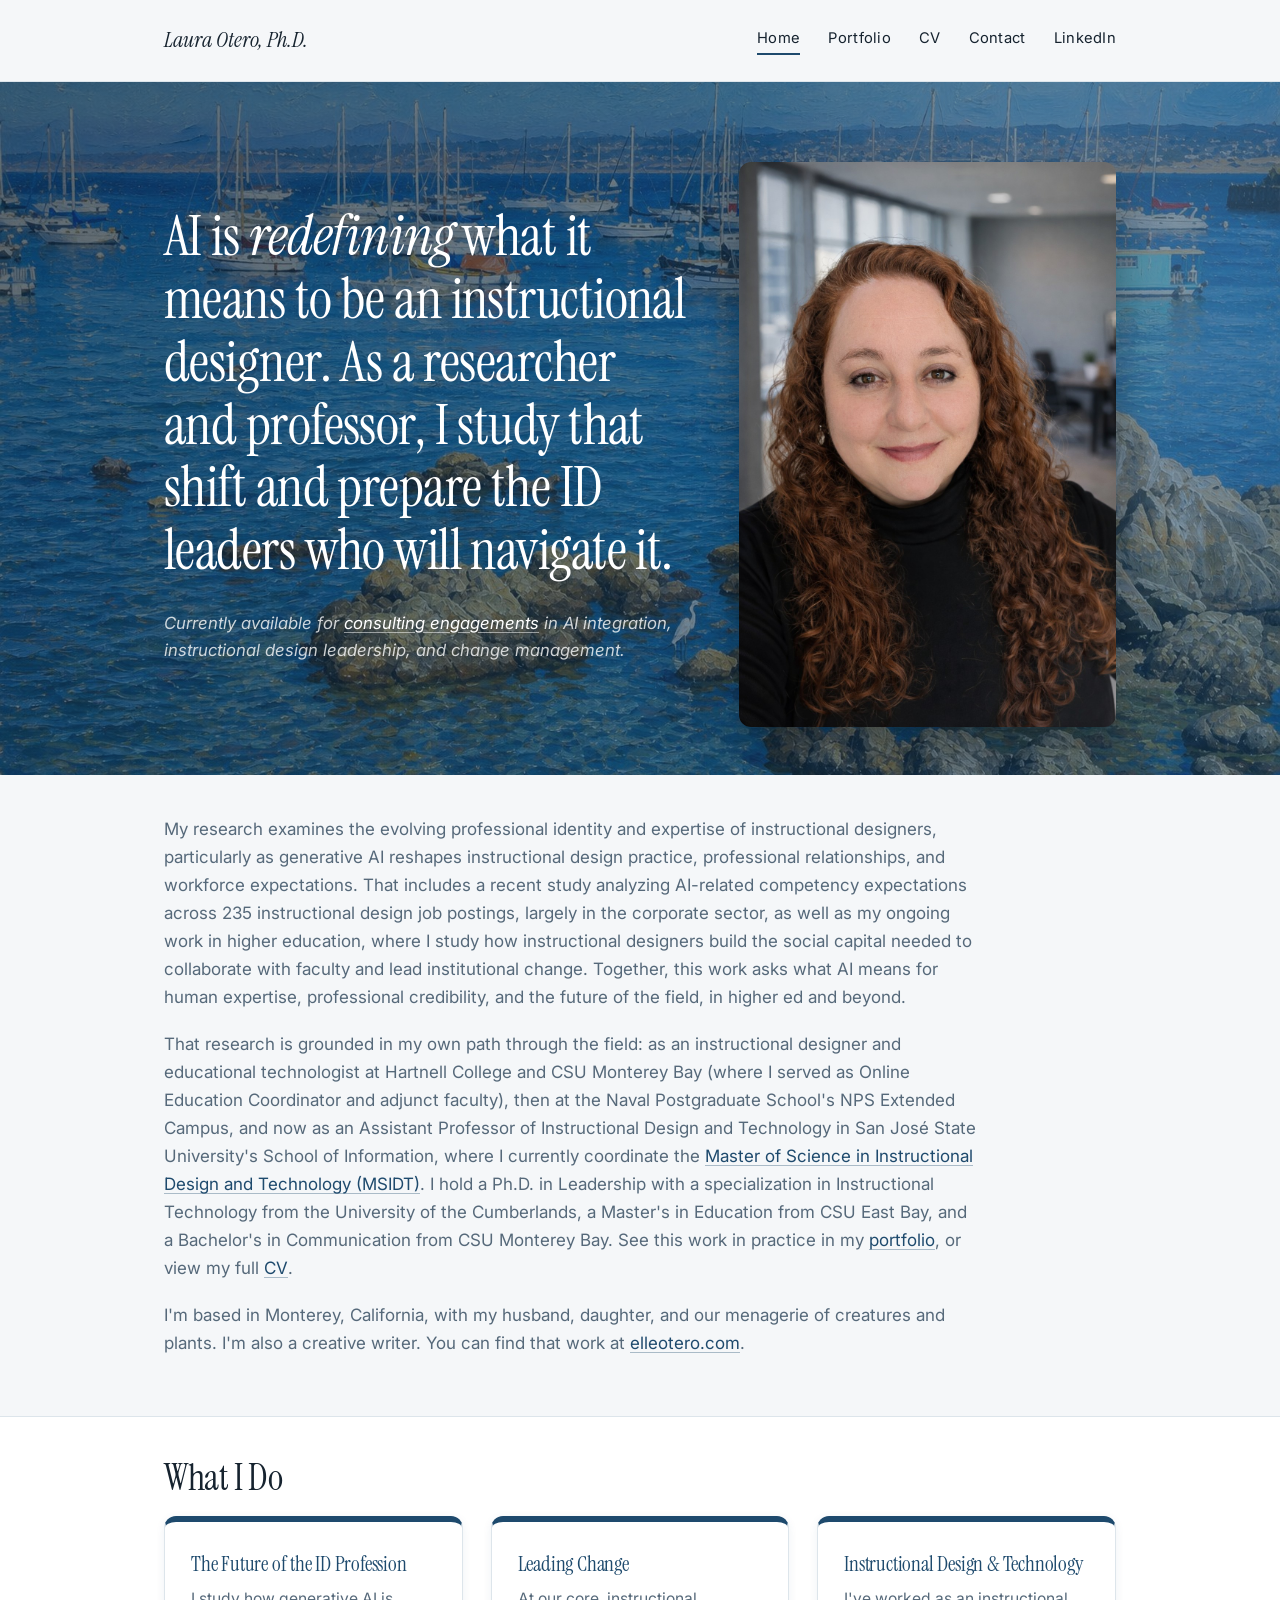
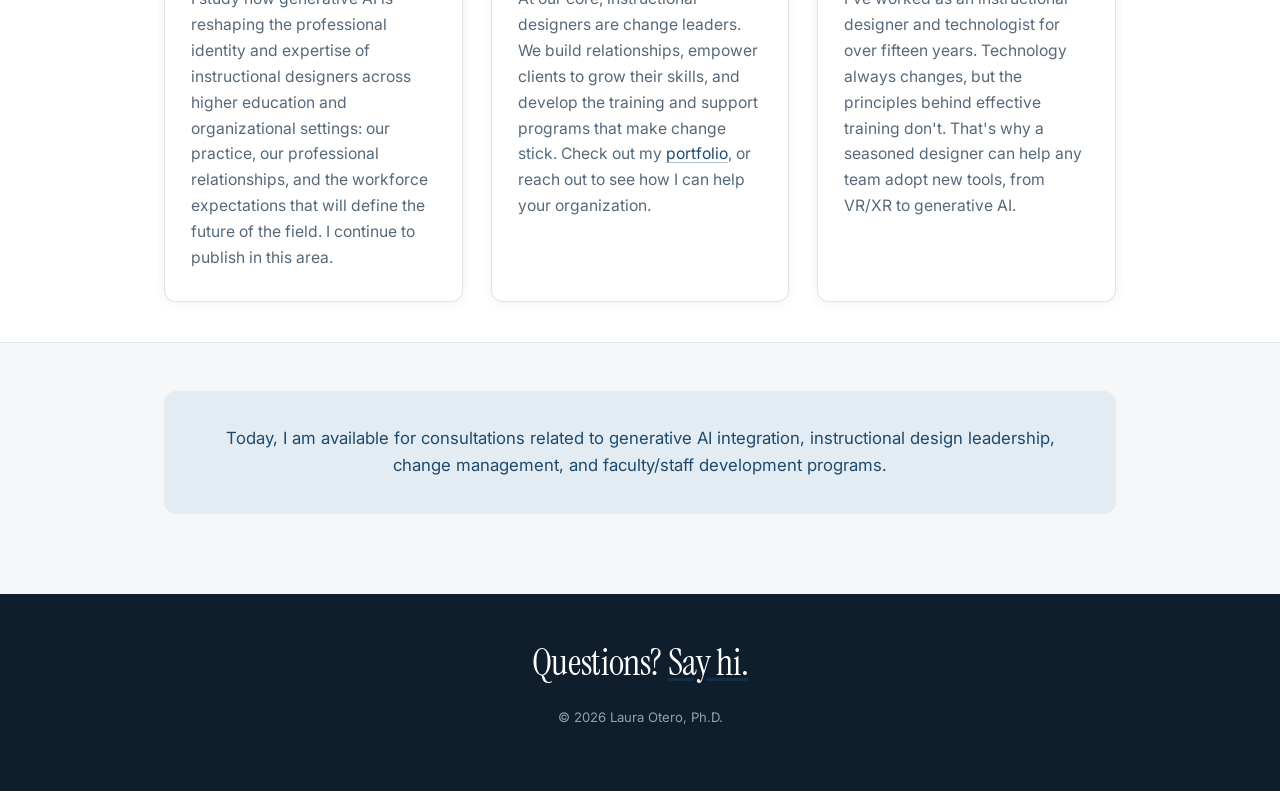
<file: index.html>
<!DOCTYPE html>
<html lang="en">
<head>
<meta charset="UTF-8">
<meta name="viewport" content="width=device-width, initial-scale=1.0">
<title>Laura Otero, Ph.D. | Instructional Design, AI & Leading Change in Higher Ed</title>
<meta name="description" content="Laura Otero, Ph.D. researches the evolving professional identity and expertise of instructional designers as generative AI reshapes instructional design practice, professional relationships, and workforce expectations, drawing on her experience as an instructional designer and now Assistant Professor at San José State University.">
<link rel="preconnect" href="https://fonts.googleapis.com">
<link rel="preconnect" href="https://fonts.gstatic.com" crossorigin>
<link href="https://fonts.googleapis.com/css2?family=Instrument+Serif:ital@0;1&family=Inter:wght@400;500;600;700&display=swap" rel="stylesheet">
<link rel="stylesheet" href="assets/style.css">
</head>
<body>

<a class="skip-link" href="#main-content">Skip to main content</a>

<header class="site-header">
  <div class="header-inner">
    <a class="brand" href="/">Laura Otero, Ph.D.</a>
    <button class="nav-toggle" aria-label="Toggle navigation" aria-expanded="false" aria-controls="main-nav" onclick="const n=document.getElementById('main-nav'); const open=n.classList.toggle('open'); this.setAttribute('aria-expanded', open);">&#9776;</button>
    <nav class="main-nav" id="main-nav">
      <a href="/" class="active">Home</a>
      <a href="portfolio.html">Portfolio</a>
      <a href="assets/laura-otero-cv.pdf" target="_blank" rel="noopener">CV<span class="visually-hidden"> (opens in new tab)</span></a>
      <a href="contact.html">Contact</a>
      <a class="icon-link" href="https://www.linkedin.com/in/lauralarkotero/" target="_blank" rel="noopener">LinkedIn<span class="visually-hidden"> (opens in new tab)</span></a>
    </nav>
  </div>
</header>

<main id="main-content">

<section class="hero home-hero">
  <div class="container hero-grid">
    <div>
      <h1>AI is <em>redefining</em> what it means to be an instructional designer. As a researcher and professor, I study that shift and prepare the ID leaders who will navigate it.</h1>
      <p class="available-note">Currently available for <a href="contact.html">consulting engagements</a> in AI integration, instructional design leadership, and change management.</p>
    </div>
    <div class="hero-photo">
      <img src="assets/laura-otero-headshot.jpg" alt="Laura Otero photo">
    </div>
  </div>
</section>

<section class="bio">
  <div class="container">
    <p>My research examines the evolving professional identity and expertise of instructional designers, particularly as generative AI reshapes instructional design practice, professional relationships, and workforce expectations. That includes a recent study analyzing AI-related competency expectations across 235 instructional design job postings, largely in the corporate sector, as well as my ongoing work in higher education, where I study how instructional designers build the social capital needed to collaborate with faculty and lead institutional change. Together, this work asks what AI means for human expertise, professional credibility, and the future of the field, in higher ed and beyond.</p>
    <p>That research is grounded in my own path through the field: as an instructional designer and educational technologist at Hartnell College and CSU Monterey Bay (where I served as Online Education Coordinator and adjunct faculty), then at the Naval Postgraduate School's NPS Extended Campus, and now as an Assistant Professor of Instructional Design and Technology in San José State University's School of Information, where I currently coordinate the <a href="https://ischool.sjsu.edu/master-science-instructional-design-and-technology" target="_blank" rel="noopener">Master of Science in Instructional Design and Technology (MSIDT)<span class="visually-hidden"> (opens in new tab)</span></a>. I hold a Ph.D. in Leadership with a specialization in Instructional Technology from the University of the Cumberlands, a Master's in Education from CSU East Bay, and a Bachelor's in Communication from CSU Monterey Bay. See this work in practice in my <a href="portfolio.html">portfolio</a>, or view my full <a href="assets/laura-otero-cv.pdf" target="_blank" rel="noopener">CV<span class="visually-hidden"> (opens in new tab)</span></a>.</p>
    <p>I'm based in Monterey, California, with my husband, daughter, and our menagerie of creatures and plants. I'm also a creative writer. You can find that work at <a href="https://www.elleotero.com/" target="_blank" rel="noopener">elleotero.com<span class="visually-hidden"> (opens in new tab)</span></a>.</p>
  </div>
</section>

<section class="tinted">
  <div class="container">
    <h2>What I Do</h2>
    <div class="pillars">
      <div class="pillar">
        <h3>The Future of the ID Profession</h3>
        <p>I study how generative AI is reshaping the professional identity and expertise of instructional designers across higher education and organizational settings: our practice, our professional relationships, and the workforce expectations that will define the future of the field. I continue to publish in this area.</p>
      </div>
      <div class="pillar">
        <h3>Leading Change</h3>
        <p>At our core, instructional designers are change leaders. We build relationships, empower clients to grow their skills, and develop the training and support programs that make change stick. Check out my <a href="portfolio.html">portfolio</a>, or reach out to see how I can help your organization.</p>
      </div>
      <div class="pillar">
        <h3>Instructional Design &amp; Technology</h3>
        <p>I've worked as an instructional designer and technologist for over fifteen years. Technology always changes, but the principles behind effective training don't. That's why a seasoned designer can help any team adopt new tools, from VR/XR to generative AI.</p>
      </div>
    </div>
  </div>
</section>

<section>
  <div class="container">
    <div class="closing-note">
      <p>Today, I am available for consultations related to generative AI integration, instructional design leadership, change management, and faculty/staff development programs.</p>
    </div>
  </div>
</section>

</main>

<footer class="site-footer">
  <div class="container">
    <h2>Questions? <a href="mailto:laura.lark.otero@gmail.com">Say hi.</a></h2>
    <p class="fine-print">&copy; <span id="year"></span> Laura Otero, Ph.D.</p>
  </div>
</footer>

<script>document.getElementById('year').textContent = new Date().getFullYear();</script>
<!-- Cloudflare Web Analytics --><script type='module' src='https://static.cloudflareinsights.com/beacon.min.js' data-cf-beacon='{"token": "09567472e05b4a48a7aeb1b3bc1d5070"}'></script><!-- End Cloudflare Web Analytics -->
</body>
</html>
</file>
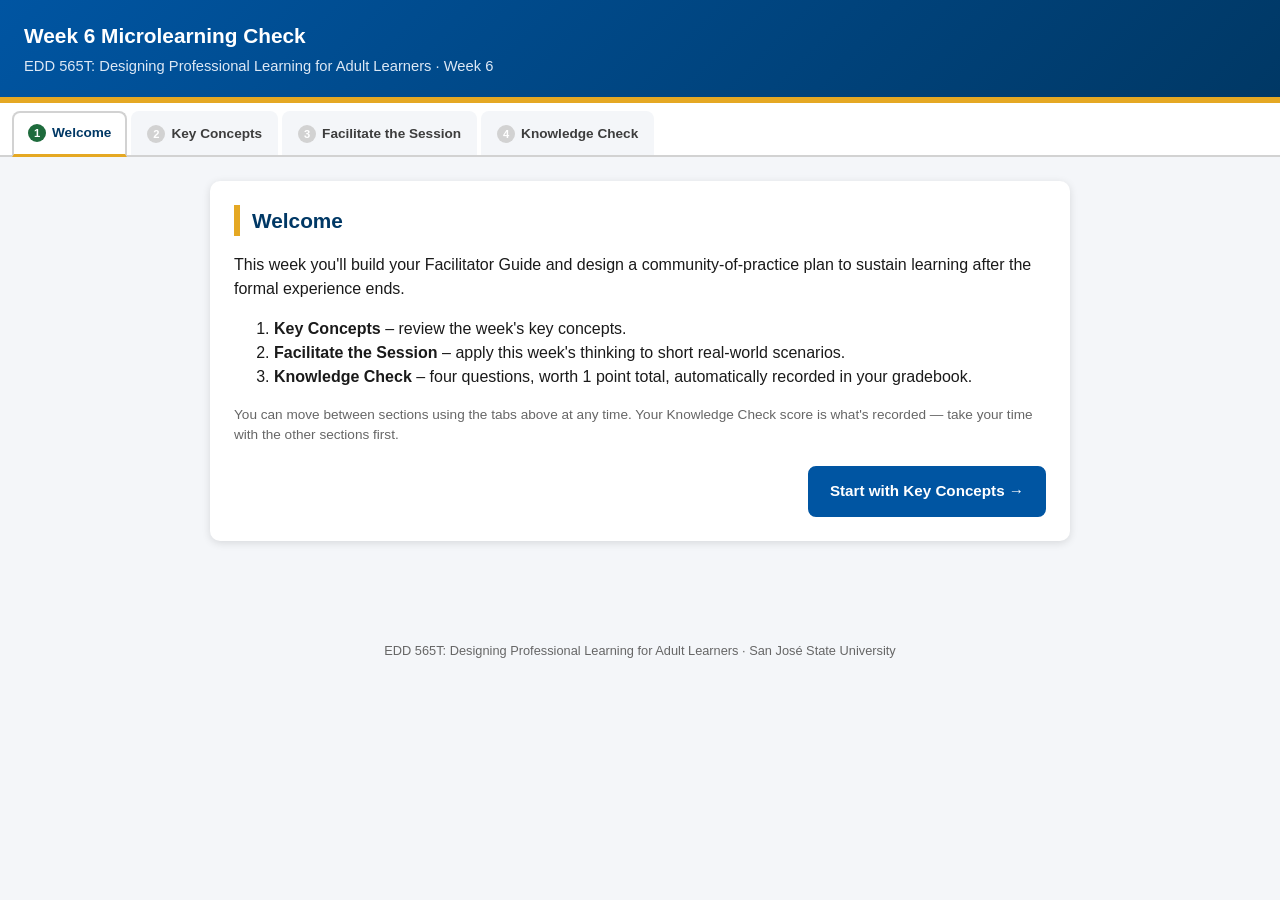
<file: lessons/edd565t/index.html>
<!DOCTYPE html>
<html lang="en">
<head>
<meta charset="UTF-8">
<meta name="viewport" content="width=device-width, initial-scale=1.0">
<title>Week 6 Microlearning Check</title>
<style>
  :root {
    --sjsu-blue: #0055A2;
    --sjsu-blue-dark: #003865;
    --sjsu-gold: #E5A823;
    --gray-900: #1a1a1a;
    --gray-700: #3d3d3d;
    --gray-500: #666666;
    --gray-300: #939597;
    --gray-200: #d2d2d2;
    --gray-100: #f4f6f9;
    --white: #ffffff;
    --green-700: #1e6b3c;
    --green-100: #e6f4ea;
    --red-700: #a3241e;
    --red-100: #fdecea;
    --amber-700: #7a5100;
    --amber-100: #fdf1d6;
    --blue-light-bg: #eef5fc;
    --focus-ring: 3px solid #2f6fb3;
    --radius: 10px;
    --shadow: 0 2px 8px rgba(0,0,0,0.12);
  }
  * { box-sizing: border-box; }
  html, body {
    margin: 0; padding: 0;
    font-family: "Segoe UI", Roboto, "Helvetica Neue", Arial, sans-serif;
    color: var(--gray-900); background: var(--gray-100); line-height: 1.5;
  }
  a { color: var(--sjsu-blue-dark); }
  .skip-link { position: absolute; left: -9999px; top: 0; background: var(--white); color: var(--sjsu-blue-dark); padding: 10px 16px; z-index: 1000; border-radius: 0 0 8px 0; font-weight: 600; }
  .skip-link:focus { left: 0; }
  header.app-header { background: linear-gradient(135deg, var(--sjsu-blue) 0%, var(--sjsu-blue-dark) 100%); color: var(--white); padding: 20px 24px; border-bottom: 6px solid var(--sjsu-gold); }
  header.app-header h1 { margin: 0 0 4px 0; font-size: 1.3rem; }
  header.app-header p { margin: 0; font-size: 0.92rem; color: #dce8f5; }
  nav.tabs { display: flex; flex-wrap: wrap; gap: 4px; background: var(--white); padding: 8px 12px 0 12px; border-bottom: 2px solid var(--gray-200); position: sticky; top: 0; z-index: 50; }
  nav.tabs button[role="tab"] { font: inherit; font-weight: 600; font-size: 0.85rem; background: var(--gray-100); color: var(--gray-700); border: 2px solid transparent; border-bottom: none; padding: 10px 14px; border-radius: 8px 8px 0 0; cursor: pointer; display: flex; align-items: center; gap: 6px; }
  nav.tabs button[role="tab"][aria-selected="true"] { background: var(--white); color: var(--sjsu-blue-dark); border-color: var(--gray-200); border-bottom: 3px solid var(--sjsu-gold); margin-bottom: -2px; }
  nav.tabs button[role="tab"]:focus-visible, button:focus-visible, a:focus-visible, [tabindex]:focus-visible { outline: var(--focus-ring); outline-offset: 2px; }
  .tab-check { display: inline-flex; align-items: center; justify-content: center; width: 18px; height: 18px; border-radius: 50%; background: var(--gray-200); color: var(--white); font-size: 0.7rem; flex-shrink: 0; }
  .tab-check.done { background: var(--green-700); }
  main { max-width: 900px; margin: 0 auto; padding: 24px 20px 60px 20px; }
  .panel { display: none; }
  .panel.active { display: block; animation: fadein .2s ease-in; }
  @keyframes fadein { from { opacity: 0; } to { opacity: 1; } }
  .card-block { background: var(--white); border-radius: var(--radius); box-shadow: var(--shadow); padding: 24px; margin-bottom: 20px; }
  h2.panel-title { color: var(--sjsu-blue-dark); margin-top: 0; font-size: 1.3rem; border-left: 6px solid var(--sjsu-gold); padding-left: 12px; }
  .btn { font: inherit; font-weight: 600; font-size: 0.95rem; border-radius: 8px; padding: 12px 20px; border: 2px solid var(--sjsu-blue); background: var(--sjsu-blue); color: var(--white); cursor: pointer; }
  .btn:hover { background: var(--sjsu-blue-dark); border-color: var(--sjsu-blue-dark); }
  .btn.secondary { background: var(--white); color: var(--sjsu-blue-dark); }
  .btn.secondary:hover { background: var(--gray-100); }
  .btn:disabled { opacity: 0.5; cursor: not-allowed; }
  .nav-buttons { display: flex; justify-content: space-between; margin-top: 20px; gap: 10px; flex-wrap: wrap; }
  .progress-note { font-size: 0.85rem; color: var(--gray-500); margin-top: 4px; }

  /* Flashcards (accordion mechanic) */
  .accordion-item { border: 2px solid var(--gray-200); border-radius: 8px; margin-bottom: 10px; overflow: hidden; }
  .accordion-trigger { width: 100%; text-align: left; font: inherit; font-weight: 700; color: var(--sjsu-blue-dark); background: var(--gray-100); border: none; padding: 14px 16px; cursor: pointer; display: flex; justify-content: space-between; align-items: center; }
  .accordion-trigger .chevron { transition: transform .15s ease; }
  .accordion-trigger[aria-expanded="true"] .chevron { transform: rotate(90deg); }
  .accordion-panel { padding: 0 16px; max-height: 0; overflow: hidden; transition: max-height .2s ease, padding .2s ease; }
  .accordion-panel.open { padding: 14px 16px; max-height: 400px; }

  /* Classify activity */
  .classify-item { background: var(--white); border: 2px solid var(--gray-200); border-radius: var(--radius); padding: 16px 18px; margin-bottom: 14px; }
  .classify-text { font-weight: 600; margin: 0 0 10px 0; }
  .classify-btns { display: flex; gap: 10px; flex-wrap: wrap; }
  .classify-btn { font: inherit; font-weight: 600; font-size: 0.9rem; background: var(--white); border: 2px solid var(--sjsu-blue); color: var(--sjsu-blue-dark); border-radius: 999px; padding: 8px 16px; cursor: pointer; }
  .classify-btn:hover:not(:disabled) { background: var(--blue-light-bg); }
  .classify-btn:disabled { cursor: default; }
  .classify-btn.chosen-correct { background: var(--green-700); border-color: var(--green-700); color: var(--white); }
  .classify-btn.chosen-incorrect { background: var(--red-700); border-color: var(--red-700); color: var(--white); }
  .classify-btn.reveal-correct { background: var(--green-100); border-color: var(--green-700); color: var(--green-700); }
  .classify-feedback { margin-top: 10px; padding: 10px 14px; border-radius: 8px; font-size: 0.9rem; }
  .classify-feedback.good { background: var(--green-100); color: var(--green-700); border: 2px solid var(--green-700); }
  .classify-feedback.bad { background: var(--red-100); color: var(--red-700); border: 2px solid var(--red-700); }

  /* Branching scenario activity */
  .branch-scene-text { font-size: 1rem; margin-bottom: 16px; }
  .branch-choices { display: flex; flex-direction: column; gap: 10px; margin-bottom: 14px; }
  .branch-choice-btn { font: inherit; text-align: left; font-weight: 600; font-size: 0.95rem; background: var(--white); border: 2px solid var(--sjsu-blue); color: var(--sjsu-blue-dark); border-radius: var(--radius); padding: 12px 16px; cursor: pointer; }
  .branch-choice-btn:hover:not(:disabled) { background: var(--blue-light-bg); }
  .branch-choice-btn:disabled { cursor: default; opacity: 0.65; }
  .branch-choice-btn.chosen { border-color: var(--sjsu-blue-dark); background: var(--blue-light-bg); opacity: 1; font-weight: 700; }
  .branch-feedback { margin: 0 0 14px 0; padding: 12px 16px; border-radius: 8px; font-size: 0.92rem; background: var(--gray-100); border: 2px solid var(--gray-300); color: var(--gray-900); }
  .branch-ending-banner { padding: 14px 18px; border-radius: var(--radius); font-weight: 700; margin-bottom: 14px; }
  .branch-ending-banner.strong { background: var(--green-100); color: var(--green-700); border: 2px solid var(--green-700); }
  .branch-ending-banner.growth { background: var(--amber-100); color: var(--amber-700); border: 2px solid var(--amber-700); }

  /* Simulation activity */
  .sim-round-label { font-weight: 700; color: var(--sjsu-blue-dark); margin: 0 0 6px 0; font-size: 0.85rem; text-transform: uppercase; letter-spacing: 0.03em; }
  .sim-prompt { font-size: 1rem; margin-bottom: 14px; }
  .sim-options { display: flex; flex-direction: column; gap: 10px; margin-bottom: 14px; }
  .sim-option-btn { font: inherit; text-align: left; font-weight: 600; font-size: 0.95rem; background: var(--white); border: 2px solid var(--sjsu-blue); color: var(--sjsu-blue-dark); border-radius: var(--radius); padding: 12px 16px; cursor: pointer; }
  .sim-option-btn:hover:not(:disabled) { background: var(--blue-light-bg); }
  .sim-option-btn:disabled { cursor: default; opacity: 0.65; }
  .sim-option-btn.chosen { border-color: var(--sjsu-blue-dark); background: var(--blue-light-bg); opacity: 1; font-weight: 700; }
  .sim-output-block { padding: 14px 16px; border-radius: var(--radius); margin-bottom: 10px; background: var(--gray-100); border: 2px solid var(--gray-300); }
  .sim-output-text { margin: 0 0 8px 0; }
  .tier-chip { display: inline-block; font-size: 0.78rem; font-weight: 700; padding: 3px 10px; border-radius: 999px; margin-bottom: 8px; }
  .tier-chip.strong { background: var(--green-100); color: var(--green-700); border: 1px solid var(--green-700); }
  .tier-chip.weak { background: var(--red-100); color: var(--red-700); border: 1px solid var(--red-700); }
  .tier-chip.partial { background: var(--amber-100); color: var(--amber-700); border: 1px solid var(--amber-700); }

  /* Quiz */
  .quiz-opt-btn { display: block; width: 100%; text-align: left; font: inherit; font-size: 0.98rem; background: var(--gray-100); border: 2px solid var(--gray-200); border-radius: 8px; padding: 12px 16px; margin-bottom: 10px; cursor: pointer; }
  .quiz-opt-btn:hover:not(:disabled) { border-color: var(--sjsu-blue); }
  .quiz-opt-btn:disabled { cursor: default; }
  .quiz-opt-btn.correct { background: var(--green-100); border-color: var(--green-700); color: var(--green-700); font-weight: 700; }
  .quiz-opt-btn.incorrect { background: var(--red-100); border-color: var(--red-700); color: var(--red-700); font-weight: 700; }
  .quiz-feedback { border-radius: var(--radius); padding: 14px 18px; margin: 12px 0 4px 0; font-size: 0.95rem; }
  .quiz-feedback.good { background: var(--green-100); color: var(--green-700); border: 2px solid var(--green-700); }
  .quiz-feedback.bad { background: var(--red-100); color: var(--red-700); border: 2px solid var(--red-700); }
  .result-banner { border-radius: var(--radius); padding: 20px; font-size: 1.05rem; font-weight: 600; margin-bottom: 16px; }
  .result-banner.pass { background: var(--green-100); color: var(--green-700); border: 2px solid var(--green-700); }
  .result-banner.retry { background: var(--red-100); color: var(--red-700); border: 2px solid var(--red-700); }
  footer.app-footer { text-align: center; font-size: 0.8rem; color: var(--gray-500); padding: 20px; }
</style>
</head>
<body>
<a class="skip-link" href="#main-content">Skip to main content</a>

<header class="app-header">
  <h1>Week 6 Microlearning Check</h1>
  <p>EDD 565T: Designing Professional Learning for Adult Learners &middot; Week 6</p>
</header>

<div role="navigation" aria-label="Microlearning sections">
<nav class="tabs" role="tablist" aria-label="Microlearning sections">
  <button role="tab" id="tab-welcome" aria-controls="panel-welcome" aria-selected="true" data-panel="welcome">
    <span class="tab-check done" aria-hidden="true">1</span> Welcome
  </button>
  <button role="tab" id="tab-flash" aria-controls="panel-flash" aria-selected="false" tabindex="-1" data-panel="flash">
    <span class="tab-check" id="check-flash" aria-hidden="true">2</span> Key Concepts
  </button>
  <button role="tab" id="tab-classify" aria-controls="panel-classify" aria-selected="false" tabindex="-1" data-panel="classify">
    <span class="tab-check" id="check-classify" aria-hidden="true">3</span> Facilitate the Session
  </button>
  <button role="tab" id="tab-quiz" aria-controls="panel-quiz" aria-selected="false" tabindex="-1" data-panel="quiz">
    <span class="tab-check" id="check-quiz" aria-hidden="true">4</span> Knowledge Check
  </button>
</nav>
</div>

<main id="main-content">

  <section class="panel active" id="panel-welcome" role="tabpanel" aria-labelledby="tab-welcome" tabindex="0">
    <div class="card-block">
      <h2 class="panel-title">Welcome</h2>
      <p>This week you'll build your Facilitator Guide and design a community-of-practice plan to sustain learning after the formal experience ends.</p>
      <ol>
        <li><strong>Key Concepts</strong> &ndash; review the week's key concepts.</li>
        <li><strong>Facilitate the Session</strong> &ndash; apply this week's thinking to short real-world scenarios.</li>
        <li><strong>Knowledge Check</strong> &ndash; four questions, worth 1 point total, automatically recorded in your gradebook.</li>
      </ol>
      <p class="progress-note">You can move between sections using the tabs above at any time. Your Knowledge Check score is what's recorded &mdash; take your time with the other sections first.</p>
      <div class="nav-buttons">
        <span></span>
        <button class="btn" type="button" data-goto="flash">Start with Key Concepts &rarr;</button>
      </div>
    </div>
  </section>

  <section class="panel" id="panel-flash" role="tabpanel" aria-labelledby="tab-flash" tabindex="0">
    <div class="card-block">
      <h2 class="panel-title">Key Concepts</h2>
      <p>Select each item to reveal it.</p>
      <div id="accordion"></div>
      <div class="nav-buttons">
        <button class="btn secondary" type="button" data-goto="welcome">&larr; Back</button>
        <button class="btn" type="button" data-goto="classify">Continue to Facilitate the Session &rarr;</button>
      </div>
    </div>
  </section>

  <section class="panel" id="panel-classify" role="tabpanel" aria-labelledby="tab-classify" tabindex="0">
    <div class="card-block">
      <h2 class="panel-title">Facilitate the Session</h2>
      <p>You're facilitating a live session. Each choice shapes what happens next, there's no single right path, but some choices build stronger andragogical momentum than others.</p>
      <div id="branch-stage"></div>
      <p class="progress-note" id="activity-progress"></p>
      <div class="nav-buttons">
        <button class="btn secondary" type="button" data-goto="flash">&larr; Back</button>
        <button class="btn" type="button" data-goto="quiz">Continue to Knowledge Check &rarr;</button>
      </div>
    </div>
  </section>

  <section class="panel" id="panel-quiz" role="tabpanel" aria-labelledby="tab-quiz" tabindex="0">
    <div class="card-block">
      <h2 class="panel-title">Knowledge Check</h2>
      <p>Answer each question for immediate feedback. Your final score (worth 1 point) is sent to your Canvas gradebook automatically. You may retake this activity if needed.</p>
      <p class="progress-note" id="quiz-progress"></p>
      <div id="quiz-question-block">
        <p id="quiz-q-text" style="font-weight:700; color: var(--gray-900);"></p>
        <div id="quiz-opts" role="group" aria-labelledby="quiz-q-text"></div>
        <div class="quiz-feedback" id="quiz-feedback" style="display:none;" aria-live="polite"></div>
      </div>
      <div id="quiz-complete" style="display:none;">
        <div class="result-banner" id="quiz-final-banner" aria-live="polite"></div>
        <p id="quiz-takeaway"></p>
      </div>
      <div class="nav-buttons">
        <button class="btn secondary" type="button" data-goto="classify">&larr; Back</button>
        <button class="btn" type="button" id="quiz-next-btn" disabled>Next Question</button>
        <button class="btn" type="button" id="quiz-retry-btn" style="display:none;">Review Again</button>
      </div>
    </div>
  </section>

</main>

<footer class="app-footer">
  EDD 565T: Designing Professional Learning for Adult Learners &middot; San Jos&eacute; State University
</footer>

<script src="scormfunctions.js"></script>
<script>
(function () {
  "use strict";

  var scormReady = false;
  try {
    scormReady = ScormProcessInitialize();
    if (scormReady) {
      var status = ScormProcessGetValue("cmi.core.lesson_status", false);
      if (status === "not attempted" || status === "") {
        ScormProcessSetValue("cmi.core.lesson_status", "incomplete");
      }
      ScormProcessSetValue("cmi.core.score.min", "0");
      ScormProcessSetValue("cmi.core.score.max", "100");
      ScormProcessCommit();
    }
  } catch (e) { /* running outside an LMS (e.g., local preview) */ }

  window.addEventListener("beforeunload", function () {
    if (scormReady) { try { ScormProcessCommit(); ScormProcessFinish(); } catch (e) {} }
  });

  var tabs = Array.prototype.slice.call(document.querySelectorAll('[role="tab"]'));
  var panels = {
    welcome: document.getElementById('panel-welcome'),
    flash: document.getElementById('panel-flash'),
    classify: document.getElementById('panel-classify'),
    quiz: document.getElementById('panel-quiz')
  };

  function activate(name, focusPanel) {
    tabs.forEach(function (t) {
      var isSel = t.dataset.panel === name;
      t.setAttribute('aria-selected', isSel ? 'true' : 'false');
      t.tabIndex = isSel ? 0 : -1;
    });
    Object.keys(panels).forEach(function (k) {
      panels[k].classList.toggle('active', k === name);
    });
    if (focusPanel !== false) { panels[name].focus(); }
  }

  tabs.forEach(function (tab, idx) {
    tab.addEventListener('click', function () { activate(tab.dataset.panel); });
    tab.addEventListener('keydown', function (e) {
      var newIdx = null;
      if (e.key === 'ArrowRight') newIdx = (idx + 1) % tabs.length;
      if (e.key === 'ArrowLeft') newIdx = (idx - 1 + tabs.length) % tabs.length;
      if (newIdx !== null) {
        e.preventDefault();
        tabs[newIdx].focus();
        activate(tabs[newIdx].dataset.panel);
      }
    });
  });

  document.querySelectorAll('[data-goto]').forEach(function (btn) {
    btn.addEventListener('click', function () { activate(btn.dataset.goto); });
  });

  function markDone(section) {
    var el = document.getElementById('check-' + section);
    if (el) { el.classList.add('done'); el.textContent = '✓'; el.setAttribute('aria-hidden', 'true'); }
  }

  /* ---------- Flashcards (accordion) ---------- */
  var FLASHCARDS = [{"title":"Community of Practice (CoP)","body":"A group of practitioners who share a common concern or interest and deepen their knowledge by interacting regularly over time, supporting learning transfer well beyond a single training event."},{"title":"Facilitation vs. Lecturing","body":"Andragogical facilitation creates structured opportunities for learners to connect new content to their own experience and apply it, rather than simply presenting information one-way."},{"title":"Micro-Teaching Practice","body":"Practicing real facilitation moves and getting peer feedback in a low-stakes setting builds confidence and skill before using those moves with actual learners."},{"title":"Sustaining Transfer","body":"A community-of-practice plan gives learners a structure for continuing to apply and refine what they learned after the formal training ends."}];
  var accordion = document.getElementById('accordion');
  FLASHCARDS.forEach(function (item, i) {
    var wrap = document.createElement('div');
    wrap.className = 'accordion-item';
    var btnId = 'acc-trigger-' + i;
    var panelId = 'acc-panel-' + i;
    wrap.innerHTML =
      '<button type="button" class="accordion-trigger" id="' + btnId + '" aria-expanded="false" aria-controls="' + panelId + '">' +
      '<span>' + item.title + '</span><span class="chevron" aria-hidden="true">&#9656;</span></button>' +
      '<div class="accordion-panel" id="' + panelId + '" role="region" aria-labelledby="' + btnId + '"><p>' + item.body + '</p></div>';
    accordion.appendChild(wrap);
  });
  var openedFlash = 0;
  accordion.addEventListener('click', function (e) {
    var trigger = e.target.closest('.accordion-trigger');
    if (!trigger) return;
    var expanded = trigger.getAttribute('aria-expanded') === 'true';
    trigger.setAttribute('aria-expanded', expanded ? 'false' : 'true');
    var panel = document.getElementById(trigger.getAttribute('aria-controls'));
    panel.classList.toggle('open', !expanded);
    if (!expanded && !trigger.dataset.counted) {
      trigger.dataset.counted = '1';
      openedFlash++;
      if (openedFlash === FLASHCARDS.length) { markDone('flash'); }
    }
  });

  /* ---------- Activity (classify / branch / simulate) ---------- */
  var ACTIVITY_TYPE = "branch";

  if (ACTIVITY_TYPE === 'classify') {
    var CLASSIFY_ITEMS = [];
    var CAT_A = "";
    var CAT_B = "";
    var classifyList = document.getElementById('classify-list');
    var classifyProgress = document.getElementById('activity-progress');
    var classifiedCount = 0;

    CLASSIFY_ITEMS.forEach(function (item, i) {
      var wrap = document.createElement('div');
      wrap.className = 'classify-item';
      wrap.innerHTML =
        '<p class="classify-text">' + item.text + '</p>' +
        '<div class="classify-btns" role="group" aria-label="Classify this scenario">' +
        '<button type="button" class="classify-btn" data-choice="A">' + CAT_A + '</button>' +
        '<button type="button" class="classify-btn" data-choice="B">' + CAT_B + '</button>' +
        '</div>' +
        '<div class="classify-feedback" style="display:none;" aria-live="polite"></div>';
      classifyList.appendChild(wrap);

      var btns = wrap.querySelectorAll('.classify-btn');
      var feedback = wrap.querySelector('.classify-feedback');
      var answered = false;
      btns.forEach(function (btn) {
        btn.addEventListener('click', function () {
          if (answered) return;
          answered = true;
          var choice = btn.dataset.choice;
          var isCorrect = choice === item.correct;
          btns.forEach(function (b) {
            b.disabled = true;
            if (b.dataset.choice === item.correct) {
              b.classList.add(isCorrect && b === btn ? 'chosen-correct' : 'reveal-correct');
            } else if (b === btn) {
              b.classList.add('chosen-incorrect');
            }
          });
          feedback.style.display = 'block';
          feedback.className = 'classify-feedback ' + (isCorrect ? 'good' : 'bad');
          feedback.textContent = (isCorrect ? 'Correct. ' : 'Not quite. ') + item.explain;
          classifiedCount++;
          classifyProgress.textContent = classifiedCount + ' of ' + CLASSIFY_ITEMS.length + ' classified.';
          if (classifiedCount === CLASSIFY_ITEMS.length) { markDone('classify'); }
        });
      });
    });

  } else if (ACTIVITY_TYPE === 'branch') {
    var BRANCH_NODES = {"start":{"text":"You're two minutes into a session on giving effective feedback. One participant, Renata, has her arms crossed and keeps glancing at her phone. The rest of the group is still settling in.","choices":[{"label":"Call her out directly in front of the group: \"Renata, are you with us?\"","next":"s2a","feedback":"Public callouts often trigger defensiveness rather than engagement, especially before trust is established. Not the strongest first move."},{"label":"Keep teaching and plan to check in with her privately at the break.","next":"s2b","feedback":"A reasonable instinct that protects her dignity, but waiting until break risks losing her attention for the next twenty minutes."},{"label":"Pause and ask the group: \"Who's given feedback this week that didn't land the way you hoped?\"","next":"s2c","feedback":"This invites participation without singling anyone out and taps into adult learners' own experience, a core andragogical move."}]},"s2a":{"text":"Renata straightens up but stays quiet for the rest of the session. Meanwhile, another participant, Marcus, starts dominating the small-group discussion, answering for his group before anyone else can speak.","choices":[{"label":"Redirect: \"Marcus, let's hear from someone who hasn't spoken yet.\"","next":"end_strong","feedback":"Redirecting protects space for quieter voices, a recovery move that helps rebuild the participatory climate."},{"label":"Let it go, better to keep momentum than interrupt him.","next":"end_growth","feedback":"Understandable in the moment, but letting one voice dominate can quietly train the group that participation isn't really expected."}]},"s2b":{"text":"At the break, Renata mentions she was asked to attend as a last-minute substitute for her manager and doesn't see how the content applies to her role.","choices":[{"label":"Reassure her it'll apply eventually and get back to the room.","next":"end_growth","feedback":"This misses a low-cost chance to make the session relevant to her right now, while her attention is still recoverable."},{"label":"Help her find one concrete connection to her actual role before the group reconvenes.","next":"end_strong","feedback":"Connecting content to her real context is exactly the relevance adult learners need to re-engage, a direct application of andragogical principles."}]},"s2c":{"text":"Two participants share stories, and the room's energy shifts. Now you have five minutes left before small groups and a lot of planned material still to cover.","choices":[{"label":"Thank them for sharing and move straight back to the slides as planned.","next":"end_growth","feedback":"Understandable under time pressure, but it signals the planned content matters more than what the group just contributed, which can dampen future participation."},{"label":"Trim the remaining slides and let the group's stories anchor the next activity.","next":"end_strong","feedback":"Adjusting your plan to build on the energy and experience the group just supplied is responsive facilitation, more valuable than covering every slide."}]},"end_strong":{"ending":true,"tag":"strong","text":"By the end of the session, participants left with tools they'd actually practiced discussing, and Renata volunteered a comment in the closing round. Facilitation that draws on participants' experience, protects space for every voice, and adapts in the moment is what sustains motivation and supports transfer back to the job, and it's exactly what a community of practice can help you keep building after this session ends."},"end_growth":{"ending":true,"tag":"growth","text":"The session covered the planned content, but a few participants, including Renata, stayed quieter than they might have with a different set of moves. That's a normal, low-stakes outcome to reflect on, not a failure. Every facilitation choice you just made has a stronger andragogical alternative worth trying next time, and that kind of reflection-in-action is exactly what a community of practice is for."}};
    var BRANCH_START = "start";
    var branchStage = document.getElementById('branch-stage');
    var branchProgressEl = document.getElementById('activity-progress');
    var branchStep = 0;

    function renderBranchNode(nodeId) {
      var node = BRANCH_NODES[nodeId];
      branchStage.innerHTML = '';

      if (node.ending) {
        var banner = document.createElement('div');
        banner.className = 'branch-ending-banner ' + (node.tag === 'growth' ? 'growth' : 'strong');
        banner.setAttribute('tabindex', '-1');
        banner.setAttribute('aria-live', 'polite');
        banner.textContent = node.tag === 'growth' ? 'Debrief: Room to Grow' : 'Debrief: Strong Facilitation Choices';
        branchStage.appendChild(banner);

        var sceneP = document.createElement('p');
        sceneP.className = 'branch-scene-text';
        sceneP.innerHTML = node.text;
        branchStage.appendChild(sceneP);

        branchProgressEl.textContent = 'Scenario complete.';
        markDone('classify');
        banner.focus();
        return;
      }

      branchStep++;
      branchProgressEl.textContent = 'Step ' + branchStep + ' of 2';

      var sceneP2 = document.createElement('p');
      sceneP2.className = 'branch-scene-text';
      sceneP2.innerHTML = node.text;
      branchStage.appendChild(sceneP2);

      var choicesWrap = document.createElement('div');
      choicesWrap.className = 'branch-choices';
      choicesWrap.setAttribute('role', 'group');
      choicesWrap.setAttribute('aria-label', 'Choose how to respond');
      branchStage.appendChild(choicesWrap);

      var feedbackEl = document.createElement('div');
      feedbackEl.className = 'branch-feedback';
      feedbackEl.style.display = 'none';
      feedbackEl.setAttribute('aria-live', 'polite');
      branchStage.appendChild(feedbackEl);

      var continueBtn = document.createElement('button');
      continueBtn.type = 'button';
      continueBtn.className = 'btn';
      continueBtn.textContent = 'Continue';
      continueBtn.style.display = 'none';
      branchStage.appendChild(continueBtn);

      var chosenNext = null;
      node.choices.forEach(function (choice) {
        var b = document.createElement('button');
        b.type = 'button';
        b.className = 'branch-choice-btn';
        b.textContent = choice.label;
        b.addEventListener('click', function () {
          if (chosenNext) return;
          chosenNext = choice.next;
          Array.prototype.slice.call(choicesWrap.children).forEach(function (c) { c.disabled = true; });
          b.classList.add('chosen');
          feedbackEl.style.display = 'block';
          feedbackEl.textContent = choice.feedback;
          continueBtn.style.display = 'inline-block';
          continueBtn.focus();
        });
        choicesWrap.appendChild(b);
      });

      continueBtn.addEventListener('click', function () {
        renderBranchNode(chosenNext);
      });
    }

    renderBranchNode(BRANCH_START);

  } else if (ACTIVITY_TYPE === 'simulate') {
    var SIM_ROUNDS = [];
    var simStage = document.getElementById('sim-stage');
    var simProgressEl = document.getElementById('activity-progress');

    var TIER_LABELS = { strong: 'Strong Approach', partial: 'Partial Approach', weak: 'Needs Work' };

    function renderSimRound(i) {
      var round = SIM_ROUNDS[i];
      simStage.innerHTML = '';
      simProgressEl.textContent = 'Round ' + (i + 1) + ' of ' + SIM_ROUNDS.length;

      var label = document.createElement('p');
      label.className = 'sim-round-label';
      label.textContent = 'Round ' + (i + 1) + ' of ' + SIM_ROUNDS.length;
      simStage.appendChild(label);

      var promptP = document.createElement('p');
      promptP.className = 'sim-prompt';
      promptP.innerHTML = round.prompt;
      simStage.appendChild(promptP);

      var optsWrap = document.createElement('div');
      optsWrap.className = 'sim-options';
      optsWrap.setAttribute('role', 'group');
      optsWrap.setAttribute('aria-label', 'Choose your approach');
      simStage.appendChild(optsWrap);

      var outputBlock = document.createElement('div');
      outputBlock.className = 'sim-output-block';
      outputBlock.style.display = 'none';
      outputBlock.setAttribute('aria-live', 'polite');
      simStage.appendChild(outputBlock);

      var nextBtn = document.createElement('button');
      nextBtn.type = 'button';
      nextBtn.className = 'btn';
      nextBtn.textContent = (i === SIM_ROUNDS.length - 1) ? 'Finish' : 'Next Round';
      nextBtn.style.display = 'none';
      simStage.appendChild(nextBtn);

      var chosen = false;
      round.options.forEach(function (opt) {
        var b = document.createElement('button');
        b.type = 'button';
        b.className = 'sim-option-btn';
        b.innerHTML = opt.label;
        b.addEventListener('click', function () {
          if (chosen) return;
          chosen = true;
          Array.prototype.slice.call(optsWrap.children).forEach(function (c) { c.disabled = true; });
          b.classList.add('chosen');
          outputBlock.style.display = 'block';
          outputBlock.innerHTML =
            '<span class="tier-chip ' + opt.tier + '">' + TIER_LABELS[opt.tier] + '</span>' +
            '<p class="sim-output-text"><strong>Simulated result:</strong> ' + opt.output + '</p>' +
            '<p class="sim-output-text">' + opt.note + '</p>';
          nextBtn.style.display = 'inline-block';
          nextBtn.focus();
        });
        optsWrap.appendChild(b);
      });

      nextBtn.addEventListener('click', function () {
        if (i < SIM_ROUNDS.length - 1) {
          renderSimRound(i + 1);
        } else {
          simProgressEl.textContent = 'All rounds complete.';
          markDone('classify');
        }
      });
    }

    renderSimRound(0);
  }

  /* ---------- Quiz ---------- */
  var QUESTIONS = [{"text":"Which facilitation strategy best supports adult learners, consistent with andragogical principles?","options":["Lecturing without opportunities for discussion or application","Creating structured opportunities for learners to connect new content to their own experience and apply it","Minimizing learner interaction to save time","Requiring learners to memorize facilitator notes verbatim"],"correct":1,"explain":"Andragogy favors facilitation that connects new content to learners' experience and lets them apply it."},{"text":"What is a community of practice (CoP), as used in this week's plan for sustaining learning transfer?","options":["A group of practitioners who share a concern or interest and deepen their knowledge by interacting regularly over time","A one-time training event with no ongoing interaction","A formal accreditation body","A required weekly exam"],"correct":0,"explain":"A community of practice is an ongoing group of practitioners who interact regularly around a shared interest."},{"text":"Why is a community-of-practice plan an important addition to a Facilitator Guide?","options":["It replaces the need for any facilitation guide content","It is only relevant for in-person cohorts, not any online or hybrid group","It guarantees immediate organizational buy-in with no additional effort","It gives learners a structure for continuing to apply and refine what they learned after the formal experience ends, supporting long-term transfer"],"correct":3,"explain":"A CoP plan supports ongoing application and transfer after the formal learning experience concludes."},{"text":"During facilitation-practice micro-teaching in breakout rooms, what is the most valuable outcome for learners?","options":["Simply completing the activity for a participation grade","Avoiding any feedback from peers","Practicing real facilitation moves and receiving peer feedback in a low-stakes setting before using them with actual learners","Watching a recorded lecture instead of practicing live"],"correct":2,"explain":"The value is practicing facilitation moves and getting peer feedback in a low-stakes setting."}];
  var POINTS = 1;

  var quizProgress = document.getElementById('quiz-progress');
  var quizQText = document.getElementById('quiz-q-text');
  var quizOpts = document.getElementById('quiz-opts');
  var quizFeedback = document.getElementById('quiz-feedback');
  var quizNextBtn = document.getElementById('quiz-next-btn');
  var quizRetryBtn = document.getElementById('quiz-retry-btn');
  var quizQuestionBlock = document.getElementById('quiz-question-block');
  var quizComplete = document.getElementById('quiz-complete');
  var quizFinalBanner = document.getElementById('quiz-final-banner');
  var quizTakeaway = document.getElementById('quiz-takeaway');

  var qIndex = 0, correctCount = 0, answered = false;

  function renderQuestion() {
    answered = false;
    var q = QUESTIONS[qIndex];
    quizProgress.textContent = 'Question ' + (qIndex + 1) + ' of ' + QUESTIONS.length;
    quizQText.innerHTML = q.text;
    quizOpts.innerHTML = '';
    quizFeedback.style.display = 'none';
    quizFeedback.className = 'quiz-feedback';
    quizFeedback.textContent = '';
    quizNextBtn.disabled = true;
    quizNextBtn.textContent = (qIndex === QUESTIONS.length - 1) ? 'See Results' : 'Next Question';

    q.options.forEach(function (optText, oi) {
      var b = document.createElement('button');
      b.type = 'button';
      b.className = 'quiz-opt-btn';
      b.innerHTML = optText;
      b.addEventListener('click', function () {
        if (answered) return;
        answered = true;
        var isCorrect = oi === q.correct;
        if (isCorrect) { correctCount++; }
        Array.prototype.slice.call(quizOpts.children).forEach(function (child, j) {
          child.disabled = true;
          if (j === q.correct) { child.classList.add('correct'); }
          else if (j === oi) { child.classList.add('incorrect'); }
        });
        quizFeedback.style.display = 'block';
        quizFeedback.classList.add(isCorrect ? 'good' : 'bad');
        quizFeedback.innerHTML = (isCorrect ? 'Correct. ' : 'Not quite. ') + q.explain;
        quizNextBtn.disabled = false;
      });
      quizOpts.appendChild(b);
    });
  }

  quizNextBtn.addEventListener('click', function () {
    if (qIndex < QUESTIONS.length - 1) {
      qIndex++;
      renderQuestion();
    } else {
      finishQuiz();
    }
  });

  function finishQuiz() {
    quizQuestionBlock.style.display = 'none';
    quizNextBtn.style.display = 'none';
    quizComplete.style.display = 'block';
    quizRetryBtn.style.display = 'inline-block';

    var percent = Math.round((correctCount / QUESTIONS.length) * 100);
    var points = (correctCount / QUESTIONS.length) * POINTS;
    var passed = percent >= 75;

    quizFinalBanner.className = 'result-banner ' + (passed ? 'pass' : 'retry');
    quizFinalBanner.textContent =
      'You answered ' + correctCount + ' of ' + QUESTIONS.length + ' correctly (' + points.toFixed(2) + ' of ' + POINTS + ' point' + (POINTS === 1 ? '' : 's') + ', ' + percent + '%). ' +
      (passed ? 'Nice work, this has been recorded in your gradebook.' : 'You can review the sections above and try again, your best attempt will be recorded.');

    quizTakeaway.textContent = "Good facilitation connects content to learners' real experience, and a community of practice helps that learning stick long after the session ends.";

    markDone('quiz');

    try {
      if (scormReady) {
        ScormProcessSetValue('cmi.core.score.raw', String(percent));
        ScormProcessSetValue('cmi.core.lesson_status', passed ? 'passed' : 'failed');
        ScormProcessCommit();
      }
    } catch (err) { /* no LMS present */ }

    quizFinalBanner.setAttribute('tabindex', '-1');
    quizFinalBanner.focus();
  }

  quizRetryBtn.addEventListener('click', function () {
    qIndex = 0;
    correctCount = 0;
    quizComplete.style.display = 'none';
    quizQuestionBlock.style.display = 'block';
    quizNextBtn.style.display = 'inline-block';
    quizRetryBtn.style.display = 'none';
    renderQuestion();
  });

  renderQuestion();

})();
</script>
</body>
</html>
</file>
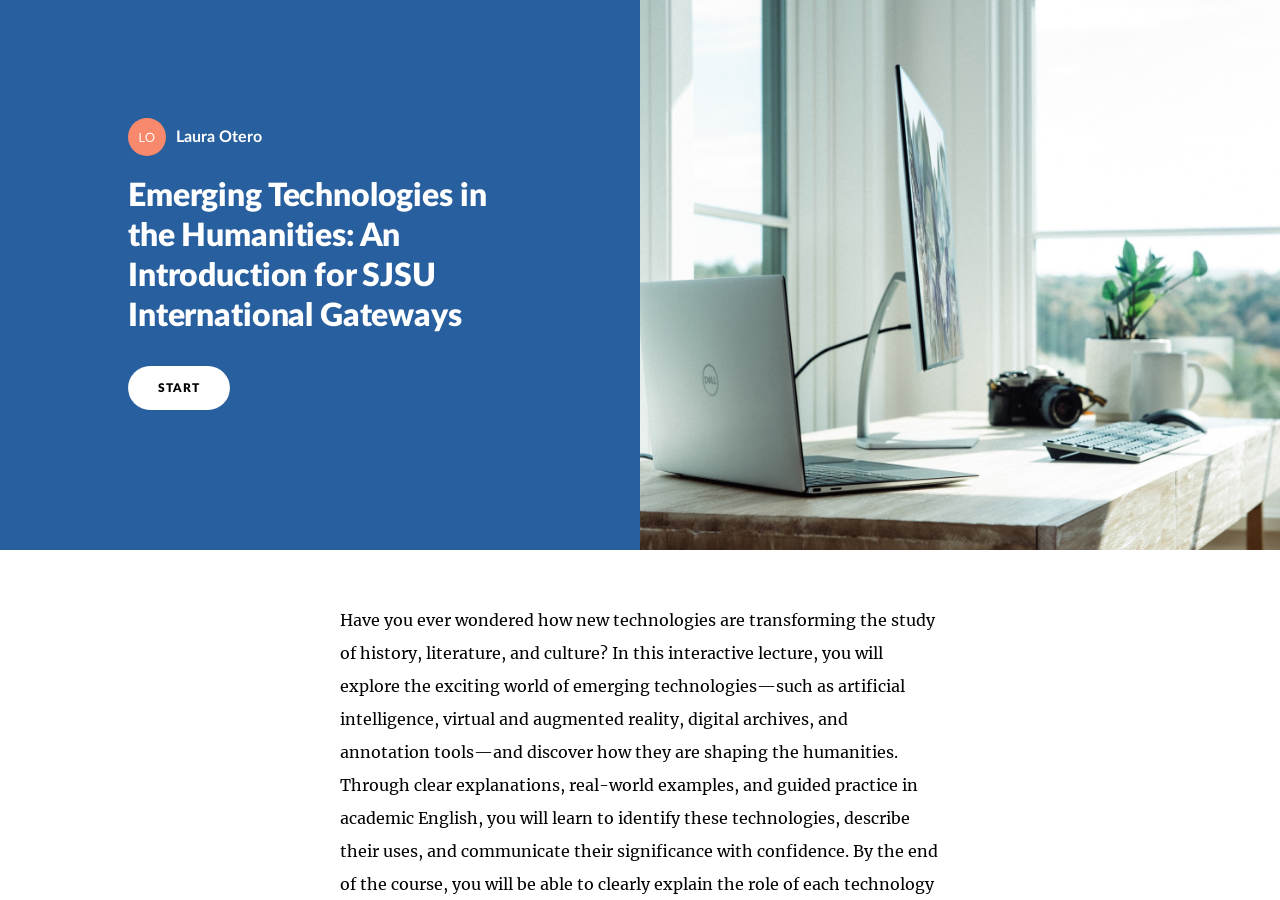
<file: lessons/gateways/index.html>
<!doctype html>
<!-- 
course package version: bqfkbJcs
rise_frontend sha: b8b743bd21a7cd54d9b557705d82b153921c37b8
learn_distribution_frontend sha: b39f14ee48d5047c214349718046e10a677ec56f
mondrian sha: 64b453c5147bcaa2e303f6423e0adea073fea4e6
sandbox sha: 42753f3391b109fa3788c525c22880445ab48325
 -->
<html lang="en">
  <head>
    <meta charset="utf-8">
    <meta name="viewport" content="width=device-width,initial-scale=1">
    <title>Emerging Technologies in the Humanities: An Introduction for SJSU International Gateways</title>
    
    <script type="application/json" id="__CONFIG__">
      {"remoteManifest":{"learn_distribution_frontend":{".js":["learn_dist/entry.js"]},"mondrian":{".js":["mondrian/entry.js"]}},"assetTargetPrefixes":{"media":"assets","font":"lib/fonts"}}
    </script>
    
    <script src="lib/dist/c45a9871.js"></script>
  </head>
  <body>
    <div id="app"></div>
    
      <script src="lib/rise/795ad8cc.js"></script>
    
  </body>
</html>
</file>
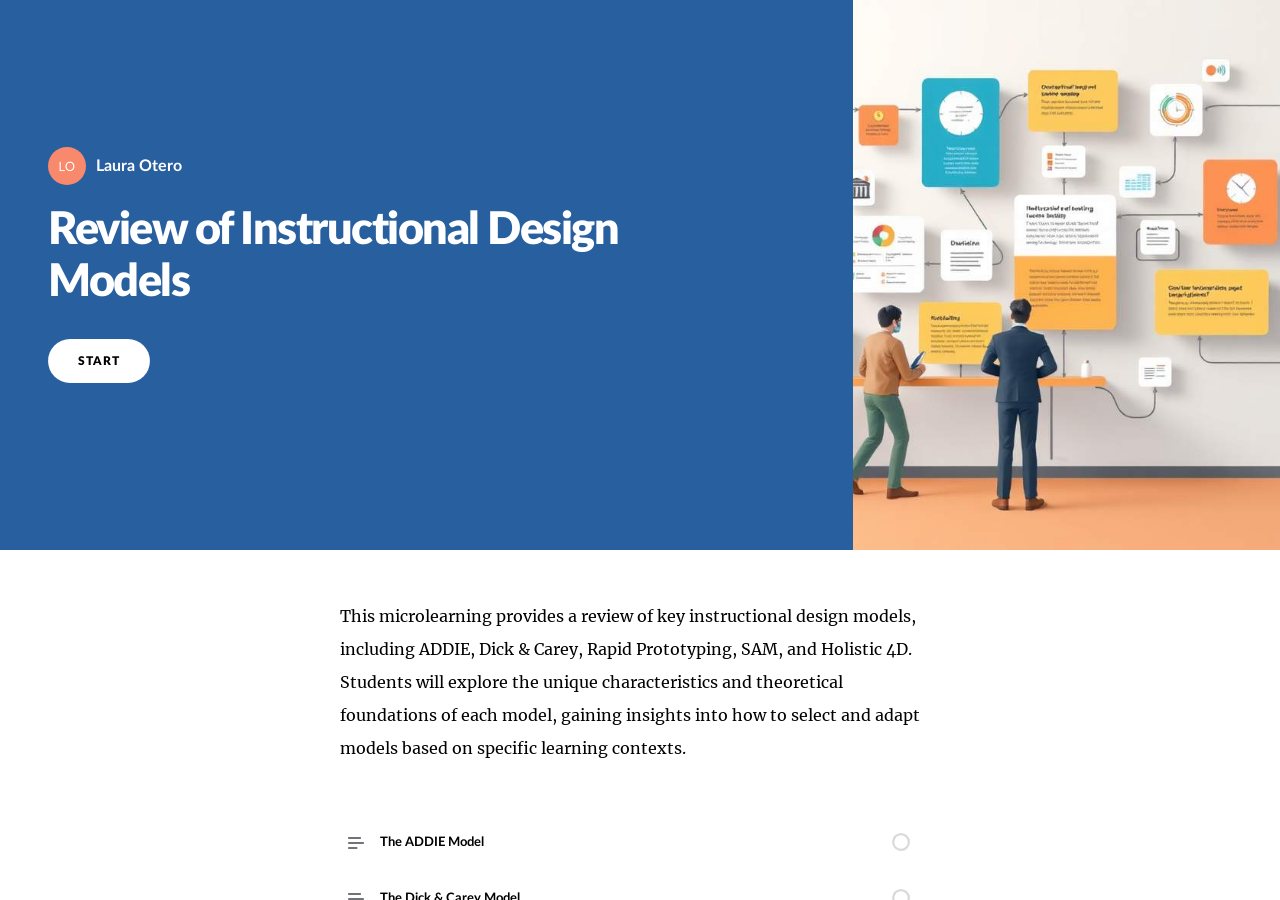
<file: lessons/idmodels/index.html>
<!doctype html>
<!-- 
course package version: 6KHW3A8H
rise_frontend sha: b8b743bd21a7cd54d9b557705d82b153921c37b8
learn_distribution_frontend sha: b39f14ee48d5047c214349718046e10a677ec56f
mondrian sha: 64b453c5147bcaa2e303f6423e0adea073fea4e6
sandbox sha: 42753f3391b109fa3788c525c22880445ab48325
 -->
<html lang="en">
  <head>
    <meta charset="utf-8">
    <meta name="viewport" content="width=device-width,initial-scale=1">
    <title>Review of Instructional Design Models</title>
    
    <script type="application/json" id="__CONFIG__">
      {"remoteManifest":{"learn_distribution_frontend":{".js":["learn_dist/entry.js"]},"mondrian":{".js":["mondrian/entry.js"]}},"assetTargetPrefixes":{"media":"assets","font":"lib/fonts"}}
    </script>
    
    <script src="lib/dist/c45a9871.js"></script>
  </head>
  <body>
    <div id="app"></div>
    
      <script src="lib/rise/795ad8cc.js"></script>
    
  </body>
</html>
</file>
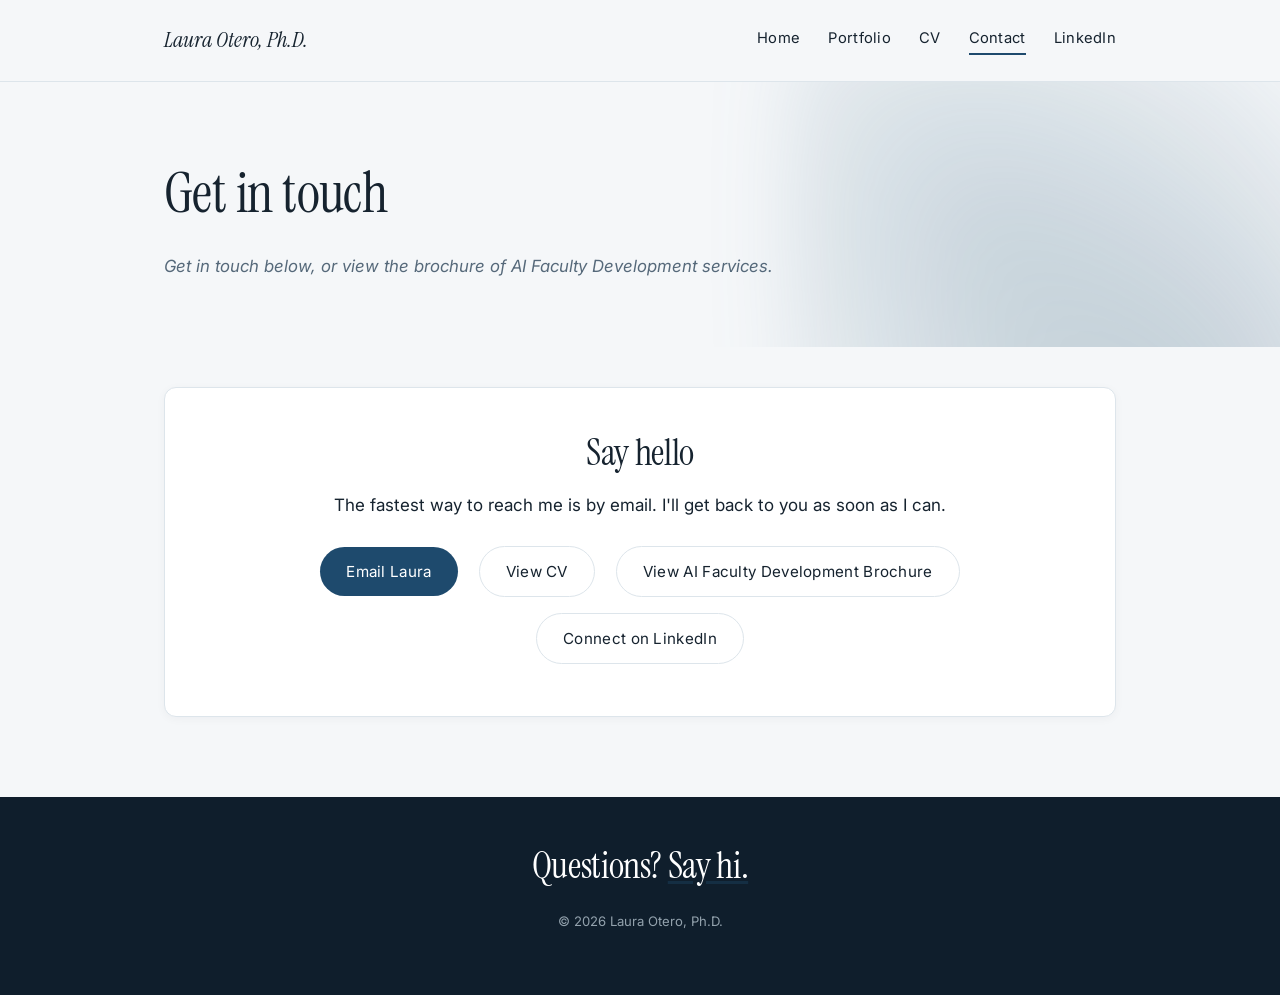
<file: contact.html>
<!DOCTYPE html>
<html lang="en">
<head>
<meta charset="UTF-8">
<meta name="viewport" content="width=device-width, initial-scale=1.0">
<title>Contact | Laura Otero, Ph.D.</title>
<meta name="description" content="Get in touch with Laura Otero, Ph.D. about consulting engagements in instructional design, leadership, and educational technology.">
<link rel="preconnect" href="https://fonts.googleapis.com">
<link rel="preconnect" href="https://fonts.gstatic.com" crossorigin>
<link href="https://fonts.googleapis.com/css2?family=Instrument+Serif:ital@0;1&family=Inter:wght@400;500;600;700&display=swap" rel="stylesheet">
<link rel="stylesheet" href="assets/style.css">
</head>
<body>

<a class="skip-link" href="#main-content">Skip to main content</a>

<header class="site-header">
  <div class="header-inner">
    <a class="brand" href="/">Laura Otero, Ph.D.</a>
    <button class="nav-toggle" aria-label="Toggle navigation" aria-expanded="false" aria-controls="main-nav" onclick="const n=document.getElementById('main-nav'); const open=n.classList.toggle('open'); this.setAttribute('aria-expanded', open);">&#9776;</button>
    <nav class="main-nav" id="main-nav">
      <a href="/">Home</a>
      <a href="portfolio.html">Portfolio</a>
      <a href="assets/laura-otero-cv.pdf" target="_blank" rel="noopener">CV<span class="visually-hidden"> (opens in new tab)</span></a>
      <a href="contact.html" class="active">Contact</a>
      <a class="icon-link" href="https://www.linkedin.com/in/lauralarkotero/" target="_blank" rel="noopener">LinkedIn<span class="visually-hidden"> (opens in new tab)</span></a>
    </nav>
  </div>
</header>

<main id="main-content">

<section class="hero">
  <div class="container">
    <h1>Get in touch</h1>
    <p class="available-note">Get in touch below, or view the brochure of AI Faculty Development services.</p>
  </div>
</section>

<section>
  <div class="container">
    <div class="contact-card">
      <h2>Say hello</h2>
      <p>The fastest way to reach me is by email. I'll get back to you as soon as I can.</p>
      <a class="btn" href="mailto:laura.lark.otero@gmail.com">Email Laura</a>
      <a class="btn secondary" href="assets/laura-otero-cv.pdf" target="_blank" rel="noopener">View CV<span class="visually-hidden"> (opens in new tab)</span></a>
      <a class="btn secondary" href="https://docs.google.com/document/d/1oBhnGbUb4kghAIbn_kGNjAwjj9rVR6Q0Kdnj7EA6_eM/edit?usp=sharing" target="_blank" rel="noopener">View AI Faculty Development Brochure<span class="visually-hidden"> (opens in new tab)</span></a>
      <a class="btn secondary" href="https://www.linkedin.com/in/lauralarkotero/" target="_blank" rel="noopener">Connect on LinkedIn<span class="visually-hidden"> (opens in new tab)</span></a>
    </div>
  </div>
</section>

</main>

<footer class="site-footer">
  <div class="container">
    <h2>Questions? <a href="mailto:laura.lark.otero@gmail.com">Say hi.</a></h2>
    <p class="fine-print">&copy; <span id="year"></span> Laura Otero, Ph.D.</p>
  </div>
</footer>

<script>document.getElementById('year').textContent = new Date().getFullYear();</script>
<!-- Cloudflare Web Analytics --><script type='module' src='https://static.cloudflareinsights.com/beacon.min.js' data-cf-beacon='{"token": "09567472e05b4a48a7aeb1b3bc1d5070"}'></script><!-- End Cloudflare Web Analytics -->
</body>
</html>
</file>
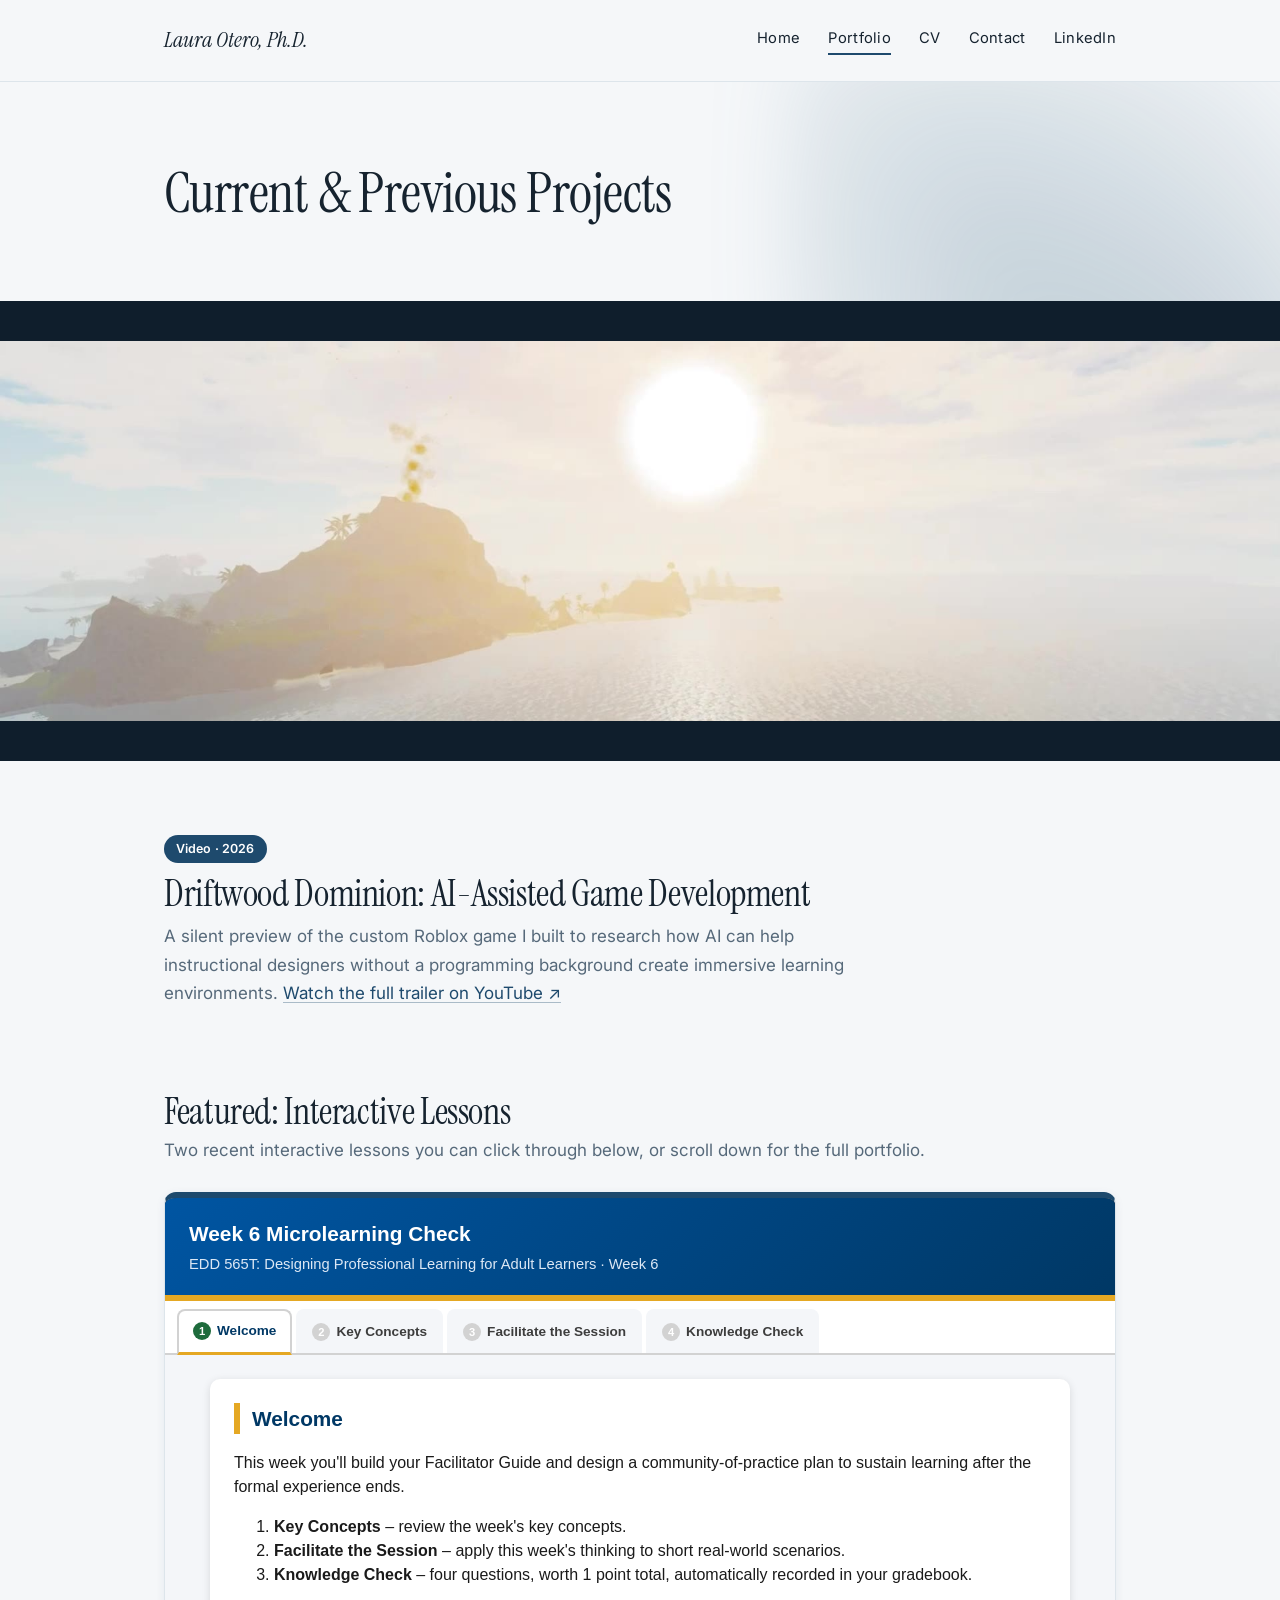
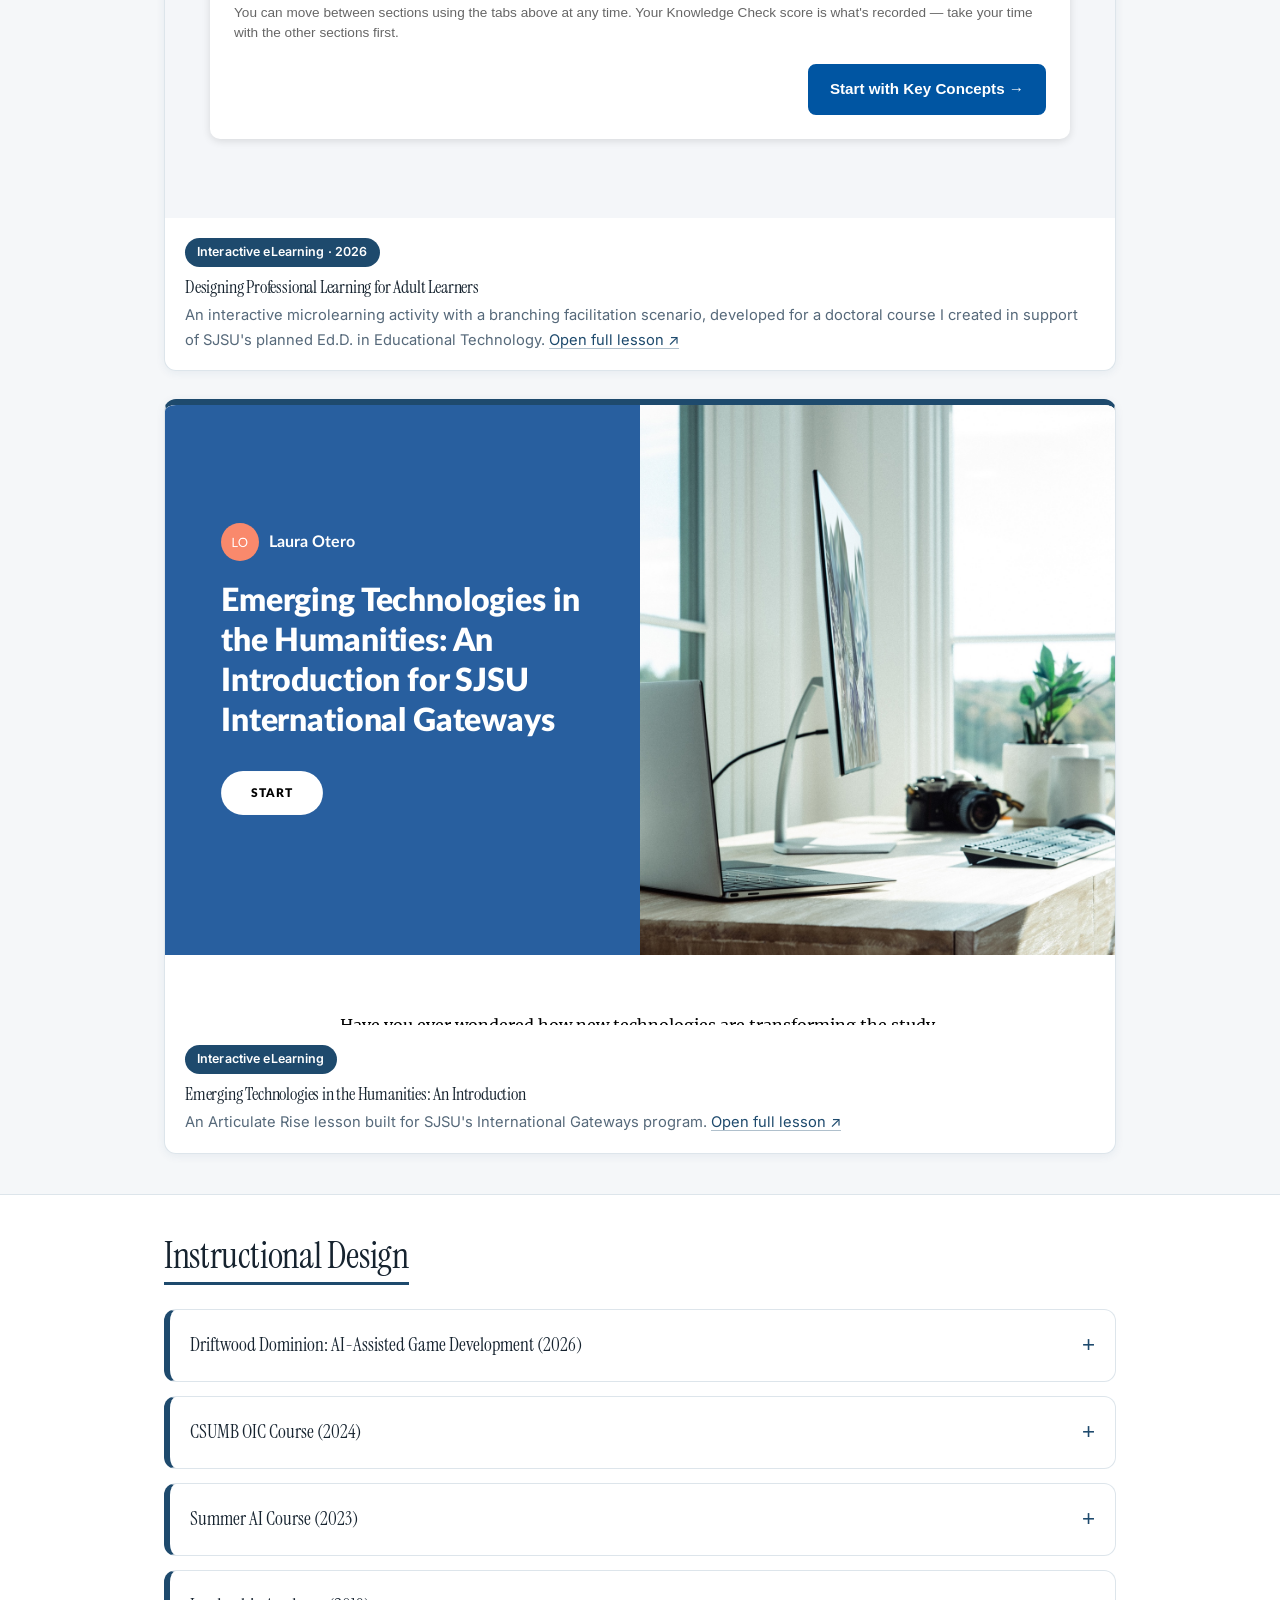
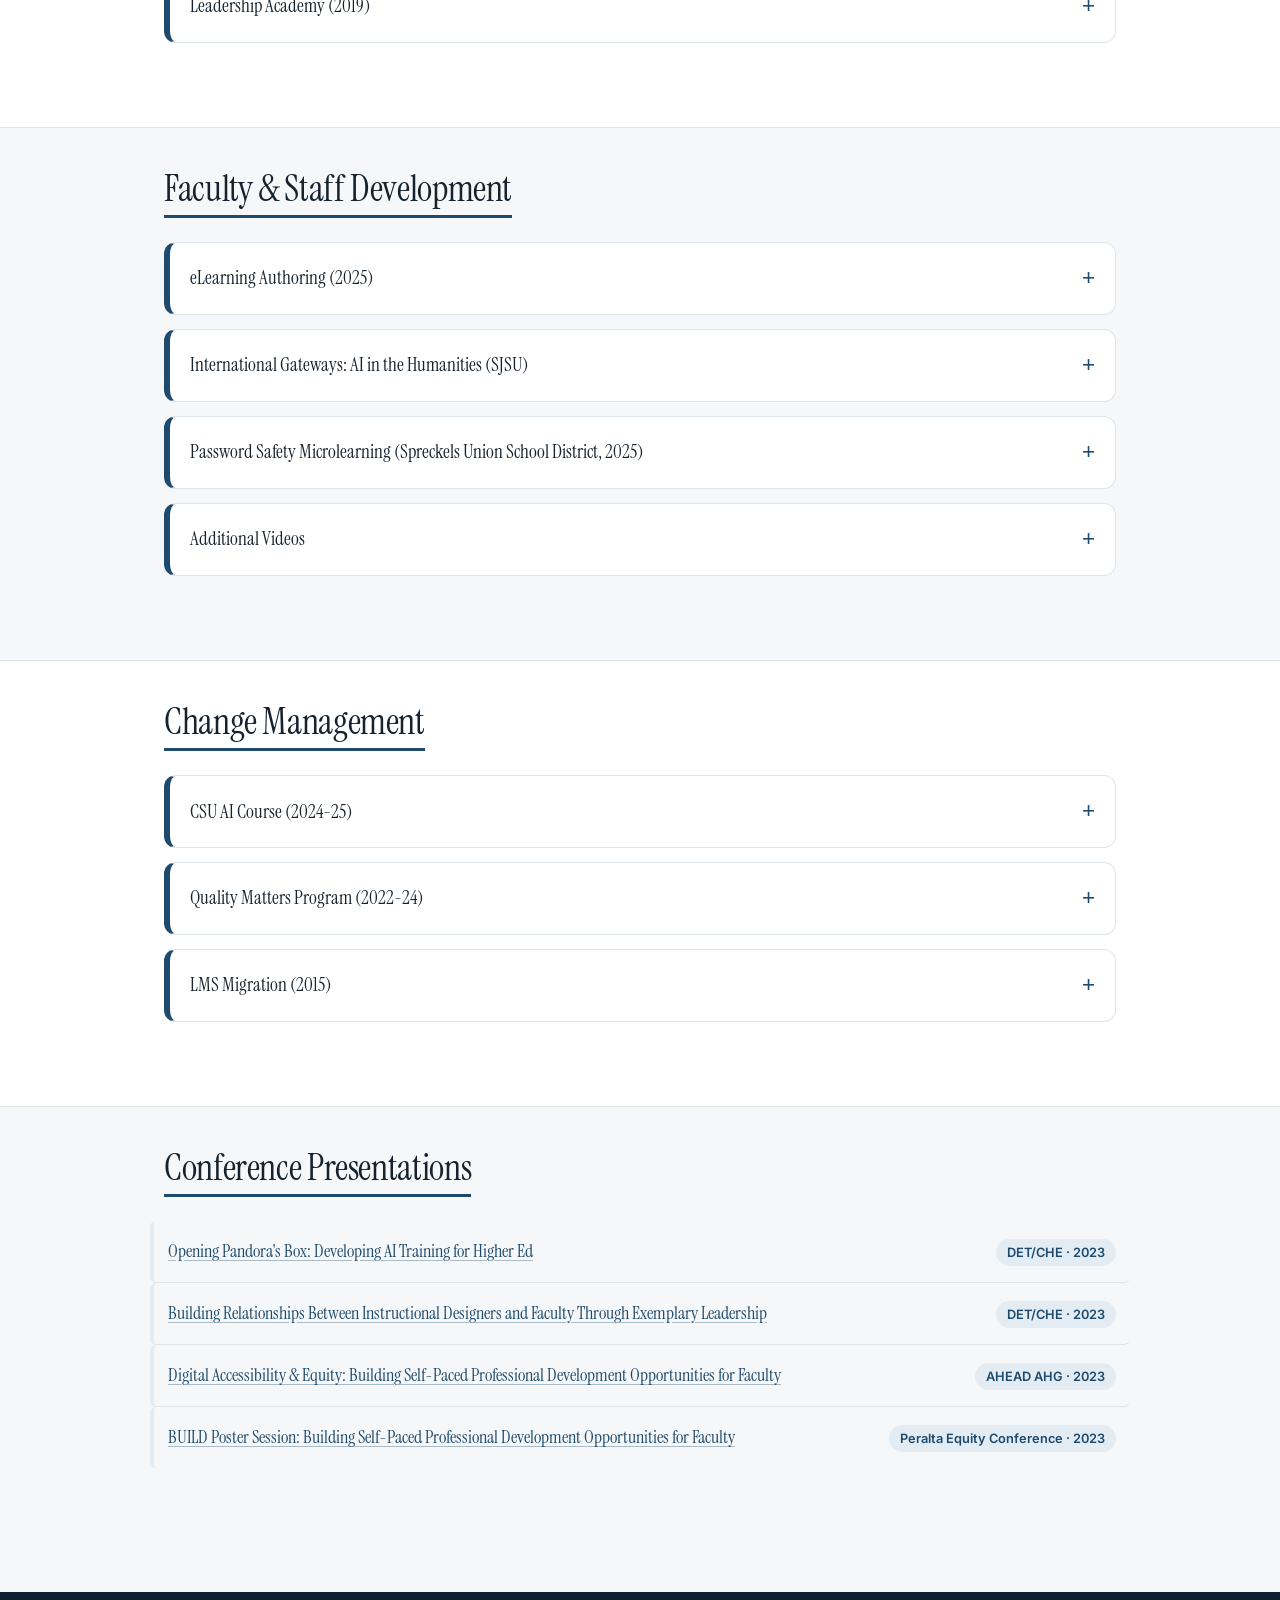
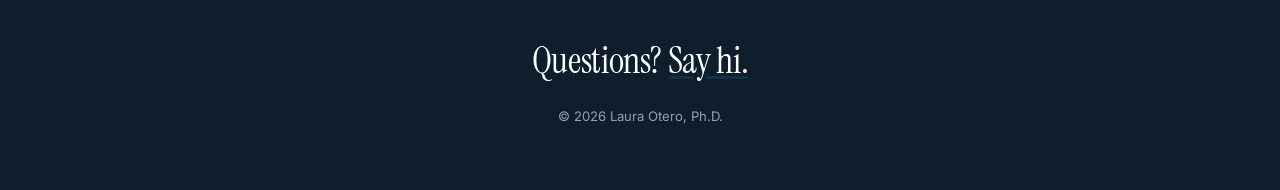
<file: portfolio.html>
<!DOCTYPE html>
<html lang="en">
<head>
<meta charset="UTF-8">
<meta name="viewport" content="width=device-width, initial-scale=1.0">
<title>Portfolio | Laura Otero, Ph.D.</title>
<meta name="description" content="Current and previous instructional design, leadership, and change management projects by Laura Otero, Ph.D.">
<link rel="preconnect" href="https://fonts.googleapis.com">
<link rel="preconnect" href="https://fonts.gstatic.com" crossorigin>
<link href="https://fonts.googleapis.com/css2?family=Instrument+Serif:ital@0;1&family=Inter:wght@400;500;600;700&display=swap" rel="stylesheet">
<link rel="stylesheet" href="assets/style.css">
</head>
<body>

<a class="skip-link" href="#main-content">Skip to main content</a>

<header class="site-header">
  <div class="header-inner">
    <a class="brand" href="/">Laura Otero, Ph.D.</a>
    <button class="nav-toggle" aria-label="Toggle navigation" aria-expanded="false" aria-controls="main-nav" onclick="const n=document.getElementById('main-nav'); const open=n.classList.toggle('open'); this.setAttribute('aria-expanded', open);">&#9776;</button>
    <nav class="main-nav" id="main-nav">
      <a href="/">Home</a>
      <a href="portfolio.html" class="active">Portfolio</a>
      <a href="assets/laura-otero-cv.pdf" target="_blank" rel="noopener">CV<span class="visually-hidden"> (opens in new tab)</span></a>
      <a href="contact.html">Contact</a>
      <a class="icon-link" href="https://www.linkedin.com/in/lauralarkotero/" target="_blank" rel="noopener">LinkedIn<span class="visually-hidden"> (opens in new tab)</span></a>
    </nav>
  </div>
</header>

<main id="main-content">

<section class="hero">
  <div class="container">
    <h1>Current &amp; Previous Projects</h1>
  </div>
</section>

<!-- ============ VIDEO BANNER: DRIFTWOOD DOMINION TRAILER ============ -->
<section class="video-banner">
  <video class="video-banner-media" id="driftwoodHeroVideo" autoplay muted loop playsinline preload="auto" poster="assets/driftwood-poster.jpg" aria-hidden="true" tabindex="-1">
    <source src="assets/driftwood-trailer.mp4" type="video/mp4">
  </video>
</section>
<section>
  <div class="container video-banner-caption">
    <span class="tag">Video &middot; 2026</span>
    <h2>Driftwood Dominion: AI-Assisted Game Development</h2>
    <p>A silent preview of the custom Roblox game I built to research how AI can help instructional designers without a programming background create immersive learning environments. <a href="https://youtu.be/qyZknVgSQv4" target="_blank" rel="noopener">Watch the full trailer on YouTube &#8599;<span class="visually-hidden"> (opens in new tab)</span></a></p>
  </div>
</section>
<script>
(function() {
  var v = document.getElementById('driftwoodHeroVideo');
  if (!v) return;
  if (window.matchMedia && window.matchMedia('(prefers-reduced-motion: reduce)').matches) {
    v.removeAttribute('autoplay');
    v.removeAttribute('loop');
    v.pause();
  }
})();
</script>

<!-- ============ FEATURED: INTERACTIVE LESSONS ============ -->
<section>
  <div class="container">
    <h2>Featured: Interactive Lessons</h2>
    <p style="color: var(--ink-soft); margin-top: -14px; margin-bottom: 28px;">Two recent interactive lessons you can click through below, or scroll down for the full portfolio.</p>
    <div class="video-grid">

      <div class="video-card">
        <div class="lesson-embed">
          <iframe src="lessons/edd565t/index.html" title="Designing Professional Learning for Adult Learners" loading="lazy"></iframe>
        </div>
        <div class="video-card-body">
          <span class="tag">Interactive eLearning &middot; 2026</span>
          <h3>Designing Professional Learning for Adult Learners</h3>
          <p>An interactive microlearning activity with a branching facilitation scenario, developed for a doctoral course I created in support of SJSU's planned Ed.D. in Educational Technology. <a href="lessons/edd565t/index.html" target="_blank" rel="noopener">Open full lesson &#8599;<span class="visually-hidden"> (opens in new tab)</span></a></p>
        </div>
      </div>

      <div class="video-card">
        <div class="lesson-embed">
          <iframe src="lessons/gateways/index.html" title="Emerging Technologies in the Humanities: An Introduction" loading="lazy"></iframe>
        </div>
        <div class="video-card-body">
          <span class="tag">Interactive eLearning</span>
          <h3>Emerging Technologies in the Humanities: An Introduction</h3>
          <p>An Articulate Rise lesson built for SJSU's International Gateways program. <a href="lessons/gateways/index.html" target="_blank" rel="noopener">Open full lesson &#8599;<span class="visually-hidden"> (opens in new tab)</span></a></p>
        </div>
      </div>

    </div>
  </div>
</section>

<!-- ============ INSTRUCTIONAL DESIGN ============ -->
<section class="tinted">
  <div class="container category-group">
    <h2>Instructional Design</h2>

    <details class="project-item">
      <summary>Driftwood Dominion: AI-Assisted Game Development (2026)</summary>
      <div class="project-body">
        <p>A look at the gameplay and interactive systems of Driftwood Dominion, a custom Roblox game built to support instructional design research into using AI to democratize educational game development. The project shows how AI-assisted development lets instructional designers without a programming background conceptualize, design, and build immersive learning environments. The footage highlights core mechanics, environmental design, and player progression, illustrating how emerging AI tools can widen access to educational game creation.</p>
        <div class="video-embed" style="margin: 16px 0;">
          <iframe src="https://www.youtube.com/embed/90arfeLjv4A" title="Driftwood Dominion Game Play" allowfullscreen loading="lazy"></iframe>
        </div>
      </div>
    </details>

    <details class="project-item">
      <summary>CSUMB OIC Course (2024)</summary>
      <div class="project-body">
        <p><strong>Opportunity:</strong> As the online education coordinator, I led the digital learning initiative on campus to provide robust faculty training in delivering online instruction.</p>
        <p><strong>My role:</strong> I designed, developed, and delivered an Online Instruction Certification (OIC) training program for faculty and collaborated with senior leaders to drive buy-in and institutional support for faculty participation.</p>
        <p><strong>Final Deliverable:</strong> View information about the <a href="https://csumb.edu/departments/it/center-for-academic-technologies/self-guided-professional-development/" target="_blank" rel="noopener">OIC on the CSUMB Academic Technology website<span class="visually-hidden"> (opens in new tab)</span></a>.</p>
      </div>
    </details>

    <details class="project-item">
      <summary>Summer AI Course (2023)</summary>
      <div class="project-body">
        <p><strong>Opportunity:</strong> Each summer, the Center for Academic Technologies has the opportunity to develop courses for faculty development related to educational technology and online teaching. In 2023, Artificial Intelligence (AI) was the trending topic, but the webinars were getting repetitive, and faculty concerns were at an all-time high related to academic integrity and the inappropriate use of AI in the classroom.</p>
        <p><strong>My role:</strong> As instructional designer, I developed and facilitated a Summer Institute course built around ethical exploration and experiential learning: the more faculty experimented with AI tools hands-on, the better they understood both the limitations and the potential uses. Development took about six months: a needs analysis (faculty concerns, trade publications, market and trend research, and my own hands-on AI experience) informed a course map with outcomes scaffolded to Bloom's Taxonomy, followed by backward-designed assessments and learning activities. Input from peers, webinars, and forums along the way helped sharpen the final course. The cohort saw over 110 successful faculty completions.</p>
        <p><strong>Final Deliverable:</strong> View the <a href="https://docs.google.com/spreadsheets/d/1chT98E0_3uZ5DtUCzL9gQUa1Q3-5k0dRZJn6uZPKIGc/view" target="_blank" rel="noopener">course map<span class="visually-hidden"> (opens in new tab)</span></a> (a recorded course tour may be available by request, and a list of external institutions that have adopted this course is also available by request.)</p>
      </div>
    </details>

    <details class="project-item">
      <summary>Leadership Academy (2019)</summary>
      <div class="project-body">
        <p><strong>Opportunity:</strong> In 2019, Hartnell College was awarded over $30,000 to spend on Classified Staff Professional Development.</p>
        <p><strong>My role:</strong> I volunteered to join the committee tasked with managing those funds, and was elected chair. As chair, I led the process of designing a new program that we called the Classified Staff Leadership Academy. The primary purpose of the funding was to provide career laddering and professional development programming for classified staff, and we essentially followed a backward design process for the Academy: we assessed the managerial job descriptions across the district, identified similar requirements across all management classifications, and designed an academy that would help staff gain those specific skills so they would be prepared for leadership positions in our district.</p>
        <p><strong>Final Deliverable:</strong> <a href="https://www.hartnell.edu/hr/pdp/cla/index.html" target="_blank" rel="noopener">Hartnell College Classified Leadership Academy Program<span class="visually-hidden"> (opens in new tab)</span></a> (if the link no longer works, request a copy of the archived webpage.)</p>
        <div class="video-embed" style="margin: 16px 0;">
          <iframe src="https://www.youtube.com/embed/13y5sgLNNhA" title="Classified Leadership Academy Program Development" allowfullscreen loading="lazy"></iframe>
        </div>
      </div>
    </details>

  </div>
</section>

<!-- ============ FACULTY & STAFF DEVELOPMENT ============ -->
<section>
  <div class="container category-group">
    <h2>Faculty &amp; Staff Development</h2>

    <details class="project-item">
      <summary>eLearning Authoring (2025)</summary>
      <div class="project-body">
        <p><strong>Opportunity:</strong> As an Assistant Professor of Instructional Design and Technology at San José State University, I develop graduate curriculum that brings current professional practices, emerging technologies, and research directly into instructional design education.</p>
        <p><strong>My role:</strong> As the course developer and facilitator, I created weekly microlearning activities using Articulate and Vyond.</p>
        <p><strong>Deliverable:</strong> The interactive Rise lesson from this course is featured at the top of this page. Below is a Vyond-animated microlearning sample from a weekly course activity.</p>
        <div class="video-embed" style="margin: 16px 0;">
          <iframe src="https://www.youtube.com/embed/wYMv7HP6hGw" title="Animated Lesson Sample" allowfullscreen loading="lazy"></iframe>
        </div>
      </div>
    </details>

    <details class="project-item">
      <summary>International Gateways: AI in the Humanities (SJSU)</summary>
      <div class="project-body">
        <p><strong>Deliverable:</strong> "Emerging Technologies in the Humanities: An Introduction," an interactive Articulate Rise lesson built for SJSU's International Gateways program, featured at the top of this page.</p>
      </div>
    </details>

    <details class="project-item">
      <summary>Password Safety Microlearning (Spreckels Union School District, 2025)</summary>
      <div class="project-body">
        <p>A Vyond-animated microlearning training sample on password safety, developed for Spreckels Union School District.</p>
        <div class="video-embed" style="margin: 16px 0;">
          <iframe src="https://www.youtube.com/embed/ctqe5pRqbSc" title="Password Safety Sample" allowfullscreen loading="lazy"></iframe>
        </div>
      </div>
    </details>

    <details class="project-item">
      <summary>Additional Videos</summary>
      <div class="project-body">
        <p><strong>Course Map Video Walkthrough (2023):</strong> A walkthrough of the course-mapping process and its value for course development.</p>
        <div class="video-embed" style="margin: 8px 0 24px;">
          <iframe src="https://www.youtube.com/embed/GYJro-V000Y" title="Course Map Video Walkthrough (2023)" allowfullscreen loading="lazy"></iframe>
        </div>
        <p><strong>AI Course Promo Video (2023):</strong> Created to promote the "Introduction to Artificial Intelligence Tools for Teaching and Learning" Summer Institute course, which drew interest from institutions locally and beyond.</p>
        <div class="video-embed" style="margin: 8px 0 24px;">
          <iframe src="https://www.youtube.com/embed/yb370_A53QE" title="Introduction to Artificial Intelligence Tools for Teaching & Learning Promotional Video (2023)" allowfullscreen loading="lazy"></iframe>
        </div>
        <p><strong>App Promo Video (2019):</strong> A micro-training video for Hartnell College's new mobile app, built from screen-recorded footage composited into stock smartphone video.</p>
        <div class="video-embed" style="margin: 8px 0;">
          <iframe src="https://www.youtube.com/embed/tfnfFtOwfGE" title="Hartnell College Mobile App Promotional Video (2019)" allowfullscreen loading="lazy"></iframe>
        </div>
      </div>
    </details>

  </div>
</section>

<!-- ============ CHANGE MANAGEMENT ============ -->
<section class="tinted">
  <div class="container category-group">
    <h2>Change Management</h2>

    <details class="project-item">
      <summary>CSU AI Course (2024-25)</summary>
      <div class="project-body">
        <p><strong>Opportunity:</strong> After various instructors engaged in the CSUMB AI Summer course, leaders in the California State University system voiced interest in adopting the same course and rolling it out CSU-wide.</p>
        <p><strong>My role:</strong> As the course author, I made it available to the CSU and provided recommendations and support for scaling it for CSU-wide deployment. I worked with stakeholders in the Chancellor's Office to collaboratively identify and train instructors across the CSU to facilitate sections (10 sections to start) and updated the course annually (2023-2025) to ensure the content was up-to-date.</p>
        <p><strong>Final Deliverable:</strong> View the <a href="https://genai.calstate.edu/training/systemwide-canvas-ai-courses-students-faculty-staff-and-alumni" target="_blank" rel="noopener">Introduction to Teaching with AI<span class="visually-hidden"> (opens in new tab)</span></a> on the CSU AI commons webpage. Thousands have successfully completed the course.</p>
      </div>
    </details>

    <details class="project-item">
      <summary>Quality Matters Program (2022-24)</summary>
      <div class="project-body">
        <p><strong>Opportunity:</strong> The CSU Chancellor's Office offers grant funding to drive the adoption of quality online teaching frameworks on campus.</p>
        <p><strong>My role:</strong> As the campus Online Education Coordinator, I proposed a program in alignment with University initiatives and grant requirements to incentivize faculty participation in Quality Matters (QM) training to increase institutional knowledge and skills in quality online course best practices.</p>
        <p><strong>Final Deliverable:</strong> The grant was awarded and met all goals for AY 2022-23 and 2023-24. Additionally, an expanded program was proposed and awarded for 2025. View the <a href="https://csumb.edu/cat/quality-courses/qmarchive/" target="_blank" rel="noopener">institutional Quality Matters program report archive<span class="visually-hidden"> (opens in new tab)</span></a>.</p>
      </div>
    </details>

    <details class="project-item">
      <summary>LMS Migration (2015)</summary>
      <div class="project-body">
        <p><strong>Opportunity:</strong> In 2015, all colleges within the California Community College system received full funding through the Online Education Initiative (OEI) for Canvas as a centralized Learning Management System (LMS).</p>
        <p><strong>My role:</strong> As the instructional technologist and campus LMS administrator, I managed the pilot program, developed customized Canvas training, supported course data exports and imports, served on key governance committees to communicate with stakeholders about the transition process and planning, and collaborated with programming staff to integrate Canvas with various campus systems.</p>
        <p><strong>Final Deliverable:</strong> By 2016, the campus had successfully transitioned to the Canvas LMS.</p>
      </div>
    </details>

  </div>
</section>

<!-- ============ CONFERENCE PRESENTATIONS ============ -->
<section>
  <div class="container category-group">
    <h2>Conference Presentations</h2>

    <ul class="simple-list">
      <li><a href="https://detche.com/2023-det-che-38-details/" target="_blank" rel="noopener">Opening Pandora's Box: Developing AI Training for Higher Ed<span class="visually-hidden"> (opens in new tab)</span></a><span class="venue">DET/CHE &middot; 2023</span></li>
      <li><a href="https://detche.com/2023-det-che-38-details/" target="_blank" rel="noopener">Building Relationships Between Instructional Designers and Faculty Through Exemplary Leadership<span class="visually-hidden"> (opens in new tab)</span></a><span class="venue">DET/CHE &middot; 2023</span></li>
      <li><a href="https://accessinghigherground.org/digital-accessibility-equity-building-self-paced-professional-development-opportunities-for-faculty/" target="_blank" rel="noopener">Digital Accessibility &amp; Equity: Building Self-Paced Professional Development Opportunities for Faculty<span class="visually-hidden"> (opens in new tab)</span></a><span class="venue">AHEAD AHG &middot; 2023</span></li>
      <li><a href="https://sites.google.com/view/peraltaequityconference/2023-conference/2023-program/2023-apr-28-sessions?authuser=0" target="_blank" rel="noopener">BUILD Poster Session: Building Self-Paced Professional Development Opportunities for Faculty<span class="visually-hidden"> (opens in new tab)</span></a><span class="venue">Peralta Equity Conference &middot; 2023</span></li>
    </ul>
  </div>
</section>

</main>

<footer class="site-footer">
  <div class="container">
    <h2>Questions? <a href="mailto:laura.lark.otero@gmail.com">Say hi.</a></h2>
    <p class="fine-print">&copy; <span id="year"></span> Laura Otero, Ph.D.</p>
  </div>
</footer>

<script>document.getElementById('year').textContent = new Date().getFullYear();</script>
<!-- Cloudflare Web Analytics --><script type='module' src='https://static.cloudflareinsights.com/beacon.min.js' data-cf-beacon='{"token": "09567472e05b4a48a7aeb1b3bc1d5070"}'></script><!-- End Cloudflare Web Analytics -->
</body>
</html>
</file>
<file: assets/style.css>
/* ---------------------------------------------------------
   Laura Otero, Ph.D. — site styles
   --------------------------------------------------------- */

:root {
  --bg: #f5f7f9;
  --surface: #ffffff;
  --ink: #16232f;
  --ink-soft: #56697a;
  --accent: #1e4a6d;
  --accent-soft: #e3ecf3;
  --slate: #3f6c86;
  --slate-soft: #eaf1f3;
  --navy-deep: #0f1e2c;
  --border: #dde5eb;
  --radius: 12px;
  --max: 1000px;
}

* { box-sizing: border-box; }

html { scroll-behavior: smooth; }

body {
  margin: 0;
  background: var(--bg);
  color: var(--ink);
  font-family: 'Inter', -apple-system, BlinkMacSystemFont, 'Segoe UI', sans-serif;
  font-size: 17px;
  line-height: 1.65;
  -webkit-font-smoothing: antialiased;
}

h1, h2, h3, h4 {
  font-family: 'Instrument Serif', Georgia, 'Times New Roman', serif;
  font-weight: 400;
  color: var(--ink);
  line-height: 1.12;
  letter-spacing: -0.01em;
  margin: 0 0 0.5em;
}

h1 { font-size: clamp(2.3rem, 5vw, 3.5rem); }
h2 { font-size: clamp(1.7rem, 3.4vw, 2.3rem); }
h3 { font-size: 1.3rem; }

em, .accent-italic { font-style: italic; color: var(--accent); }

p { margin: 0 0 1.1em; }

a { color: var(--accent); text-decoration-color: rgba(30,74,109,0.35); text-underline-offset: 3px; }
a:hover { text-decoration-color: var(--accent); }

.container {
  max-width: var(--max);
  margin: 0 auto;
  padding: 0 24px;
}

/* ---------- Accessibility utilities ---------- */

.visually-hidden {
  position: absolute;
  width: 1px;
  height: 1px;
  padding: 0;
  margin: -1px;
  overflow: hidden;
  clip: rect(0, 0, 0, 0);
  white-space: nowrap;
  border: 0;
}

.skip-link {
  position: absolute;
  top: -48px;
  left: 0;
  background: var(--accent);
  color: #fff;
  padding: 12px 20px;
  z-index: 200;
  border-radius: 0 0 8px 0;
  text-decoration: none;
  font-size: 0.92rem;
  transition: top 0.15s ease;
}

.skip-link:focus {
  top: 0;
}

a:focus-visible,
button:focus-visible,
summary:focus-visible {
  outline: 3px solid var(--accent);
  outline-offset: 2px;
  border-radius: 2px;
}

.home-hero a:focus-visible,
footer.site-footer a:focus-visible {
  outline-color: #9fc4e0;
}

@media (prefers-reduced-motion: reduce) {
  html { scroll-behavior: auto; }
  *, *::before, *::after {
    animation-duration: 0.01ms !important;
    animation-iteration-count: 1 !important;
    transition-duration: 0.01ms !important;
    scroll-behavior: auto !important;
  }
}

/* ---------- Header ---------- */

header.site-header {
  border-bottom: 1px solid var(--border);
  background: rgba(245,247,249,0.92);
  backdrop-filter: blur(6px);
  position: sticky;
  top: 0;
  z-index: 50;
}

.header-inner {
  display: flex;
  align-items: center;
  justify-content: space-between;
  padding: 22px 24px;
  max-width: var(--max);
  margin: 0 auto;
}

.brand {
  font-family: 'Instrument Serif', Georgia, serif;
  font-style: italic;
  font-size: 1.4rem;
  font-weight: 400;
  color: var(--ink);
  text-decoration: none;
}

nav.main-nav {
  display: flex;
  align-items: center;
  gap: 28px;
}

nav.main-nav a {
  color: var(--ink);
  text-decoration: none;
  font-size: 0.92rem;
  letter-spacing: 0.02em;
  padding-bottom: 2px;
  border-bottom: 2px solid transparent;
}

nav.main-nav a:hover,
nav.main-nav a.active {
  border-bottom-color: var(--accent);
}

nav.main-nav .icon-link {
  display: inline-flex;
  align-items: center;
}

.nav-toggle {
  display: none;
  background: none;
  border: none;
  font-size: 1.5rem;
  cursor: pointer;
  color: var(--ink);
}

@media (max-width: 640px) {
  nav.main-nav {
    position: absolute;
    top: 100%;
    left: 0;
    right: 0;
    flex-direction: column;
    align-items: flex-start;
    gap: 0;
    background: var(--bg);
    border-bottom: 1px solid var(--border);
    display: none;
  }
  nav.main-nav.open { display: flex; }
  nav.main-nav a {
    width: 100%;
    padding: 14px 24px;
    border-bottom: 1px solid var(--border);
  }
  .nav-toggle { display: block; }
}

/* ---------- Hero ---------- */

.hero {
  padding: 80px 0 48px;
  position: relative;
  overflow: hidden;
}

.hero::before {
  content: '';
  position: absolute;
  top: -20%;
  right: -10%;
  width: 620px;
  height: 620px;
  background:
    radial-gradient(circle at 30% 30%, rgba(63,108,134,0.22), transparent 60%),
    radial-gradient(circle at 70% 60%, rgba(30,74,109,0.16), transparent 60%),
    radial-gradient(circle at 50% 80%, rgba(150,170,180,0.18), transparent 60%);
  filter: blur(40px);
  z-index: 0;
  pointer-events: none;
}

.hero-grid {
  display: grid;
  grid-template-columns: 1.4fr 1fr;
  gap: 48px;
  align-items: center;
  position: relative;
  z-index: 1;
}

@media (max-width: 780px) {
  .hero-grid { grid-template-columns: 1fr; }
  .hero-photo { order: -1; max-width: 260px; margin: 0 auto; }
}

.hero-photo img {
  width: 100%;
  border-radius: var(--radius);
  display: block;
  box-shadow: 0 20px 44px rgba(15,30,44,0.14);
}

.available-note {
  font-style: italic;
  color: var(--ink-soft);
  font-size: 1.05rem;
}

/* ---------- Home hero: navy treatment ---------- */

.home-hero {
  background:
    linear-gradient(135deg, rgba(15,30,44,0.65) 0%, rgba(30,74,109,0.55) 100%),
    url('monterey-harbor-bg.jpg');
  background-size: cover;
  background-position: center;
}

.home-hero::before {
  background:
    radial-gradient(circle at 30% 30%, rgba(255,255,255,0.10), transparent 60%),
    radial-gradient(circle at 70% 60%, rgba(159,196,224,0.16), transparent 60%),
    radial-gradient(circle at 50% 80%, rgba(255,255,255,0.06), transparent 60%);
}

.home-hero h1 { color: #fff; }

.home-hero em, .home-hero .accent-italic { color: #fff; }

.home-hero .available-note { color: rgba(255,255,255,0.78); }

.home-hero .available-note a { color: #fff; text-decoration-color: rgba(255,255,255,0.5); }

.home-hero .available-note a:hover { text-decoration-color: #fff; }

.home-hero .hero-photo img { box-shadow: 0 20px 44px rgba(0,0,0,0.35); }

/* ---------- Sections ---------- */

section { padding: 40px 0; }

section.tinted {
  background: var(--surface);
  border-top: 1px solid var(--border);
  border-bottom: 1px solid var(--border);
}

.bio p { color: var(--ink-soft); max-width: 74ch; }

.pillars {
  display: grid;
  grid-template-columns: repeat(3, 1fr);
  gap: 28px;
}

@media (max-width: 780px) {
  .pillars { grid-template-columns: 1fr; }
}

.pillar {
  background: var(--surface);
  border: 1px solid var(--border);
  border-top: 6px solid var(--accent);
  border-radius: var(--radius);
  padding: 30px 26px;
  box-shadow: 0 2px 10px rgba(30,74,109,0.07);
  transition: transform 0.18s ease, box-shadow 0.18s ease;
}

.pillar:hover {
  transform: translateY(-3px);
  box-shadow: 0 12px 26px rgba(30,74,109,0.2);
}

.pillar h3 { color: var(--accent); }

.pillar p { color: var(--ink-soft); margin-bottom: 0; font-size: 0.98rem; }

.closing-note {
  background: var(--accent-soft);
  border-radius: var(--radius);
  padding: 34px;
  text-align: center;
  margin-top: 8px;
}

.closing-note p { margin: 0; color: var(--accent); font-size: 1.05rem; }

/* ---------- Buttons ---------- */

.btn {
  display: inline-block;
  padding: 12px 26px;
  background: var(--accent);
  color: #fff;
  border-radius: 999px;
  text-decoration: none;
  font-size: 0.95rem;
  letter-spacing: 0.02em;
  transition: opacity 0.15s ease;
}

.btn:hover { opacity: 0.85; text-decoration: none; }

.btn.secondary {
  background: transparent;
  color: var(--ink);
  border: 1px solid var(--border);
}

/* ---------- Portfolio: featured videos ---------- */

.video-grid {
  display: grid;
  grid-template-columns: 1fr;
  gap: 28px;
}

@media (max-width: 780px) {
  .video-grid { grid-template-columns: 1fr; }
}

.video-card {
  background: var(--surface);
  border: 1px solid var(--border);
  border-top: 6px solid var(--accent);
  border-radius: var(--radius);
  overflow: hidden;
  box-shadow: 0 2px 10px rgba(30,74,109,0.07);
  transition: transform 0.18s ease, box-shadow 0.18s ease;
}

.video-card:hover {
  transform: translateY(-3px);
  box-shadow: 0 12px 26px rgba(30,74,109,0.2);
}

.video-embed {
  position: relative;
  padding-bottom: 56.25%;
  height: 0;
  background: #101b26;
}

.video-embed iframe {
  position: absolute;
  top: 0; left: 0; width: 100%; height: 100%;
  border: 0;
}

.video-embed.placeholder {
  display: flex;
  align-items: center;
  justify-content: center;
  color: #cfcfcf;
  font-size: 0.9rem;
  text-align: center;
  padding: 20px;
}

.lesson-embed {
  position: relative;
  height: 620px;
  background: #101b26;
}

.lesson-embed iframe {
  width: 100%;
  height: 100%;
  border: 0;
}

@media (max-width: 780px) {
  .lesson-embed { height: 460px; }
}

.video-card-body { padding: 18px 20px; }

.video-card-body h3 { font-size: 1.15rem; margin-bottom: 6px; }

.video-card-body p { color: var(--ink-soft); font-size: 0.92rem; margin-bottom: 0; }

.tag {
  display: inline-block;
  font-size: 0.78rem;
  font-weight: 600;
  color: #fff;
  background: var(--accent);
  padding: 4px 12px;
  border-radius: 999px;
  margin-bottom: 10px;
  letter-spacing: 0.01em;
}

/* ---------- Video banner (Featured project trailer) ---------- */

.video-banner {
  position: relative;
  height: 460px;
  overflow: hidden;
  background: var(--navy-deep);
}

@media (max-width: 780px) {
  .video-banner { height: 300px; }
}

.video-banner-media {
  display: block;
  width: 100%;
  height: 100%;
  object-fit: cover;
}

.video-banner-caption {
  padding-top: 32px;
  padding-bottom: 4px;
}

.video-banner-caption h2 { margin-bottom: 8px; }

.video-banner-caption p {
  color: var(--ink-soft);
  max-width: 720px;
  margin-bottom: 0;
}

/* ---------- Portfolio: category groups ---------- */

.category-group { margin-bottom: 44px; }

.category-group h2 {
  border-bottom: 3px solid var(--accent);
  display: inline-block;
  padding-bottom: 6px;
  margin-bottom: 24px;
}

.project-item {
  border: 1px solid var(--border);
  border-left: 6px solid var(--accent);
  border-radius: var(--radius);
  background: var(--surface);
  margin-bottom: 14px;
  overflow: hidden;
  transition: box-shadow 0.18s ease;
}

.project-item summary {
  cursor: pointer;
  list-style: none;
  padding: 17px 20px;
  font-family: 'Instrument Serif', Georgia, serif;
  font-size: 1.2rem;
  font-weight: 400;
  display: flex;
  align-items: center;
  justify-content: space-between;
  transition: background 0.15s ease;
}

.project-item summary:hover {
  background: var(--accent-soft);
}

.project-item summary::-webkit-details-marker { display: none; }

.project-item summary::after {
  content: '+';
  font-size: 1.4rem;
  color: var(--accent);
  font-family: sans-serif;
  font-weight: 400;
  margin-left: 12px;
}

.project-item[open] summary::after { content: '\2212'; }

.project-body {
  padding: 0 22px 22px;
  color: var(--ink-soft);
}

.project-body p { margin-bottom: 0.9em; }

.project-body strong { color: var(--ink); }

.simple-list {
  list-style: none;
  margin: 0;
  padding: 0;
}

.simple-list li {
  display: flex;
  flex-wrap: wrap;
  align-items: baseline;
  justify-content: space-between;
  gap: 6px 16px;
  padding: 16px 14px;
  margin: 0 -14px;
  border-bottom: 1px solid var(--border);
  border-left: 4px solid var(--accent-soft);
  border-radius: 6px;
  transition: background 0.15s ease, border-left-color 0.15s ease;
}

.simple-list li:hover {
  background: var(--accent-soft);
  border-left-color: var(--accent);
}

.simple-list li:last-child { border-bottom: none; }

.simple-list a {
  font-family: 'Instrument Serif', Georgia, serif;
  font-size: 1.1rem;
}

.simple-list .venue {
  display: inline-block;
  color: var(--accent);
  background: var(--accent-soft);
  font-size: 0.8rem;
  font-weight: 600;
  white-space: nowrap;
  padding: 3px 11px;
  border-radius: 999px;
}

/* ---------- Contact ---------- */

.contact-card {
  background: var(--surface);
  border: 1px solid var(--border);
  border-radius: var(--radius);
  padding: 44px;
  text-align: center;
  box-shadow: 0 2px 10px rgba(15,30,44,0.04);
}

.contact-card .btn { margin: 8px; }

/* ---------- Footer ---------- */

footer.site-footer {
  background: var(--navy-deep);
  color: #c3ccd3;
  padding: 48px 0;
  text-align: center;
  margin-top: 40px;
}

footer.site-footer h2 { color: #fff; }

footer.site-footer a { color: #fff; }

footer.site-footer .fine-print {
  margin-top: 24px;
  font-size: 0.82rem;
  color: #93a2ad;
}
</file>
